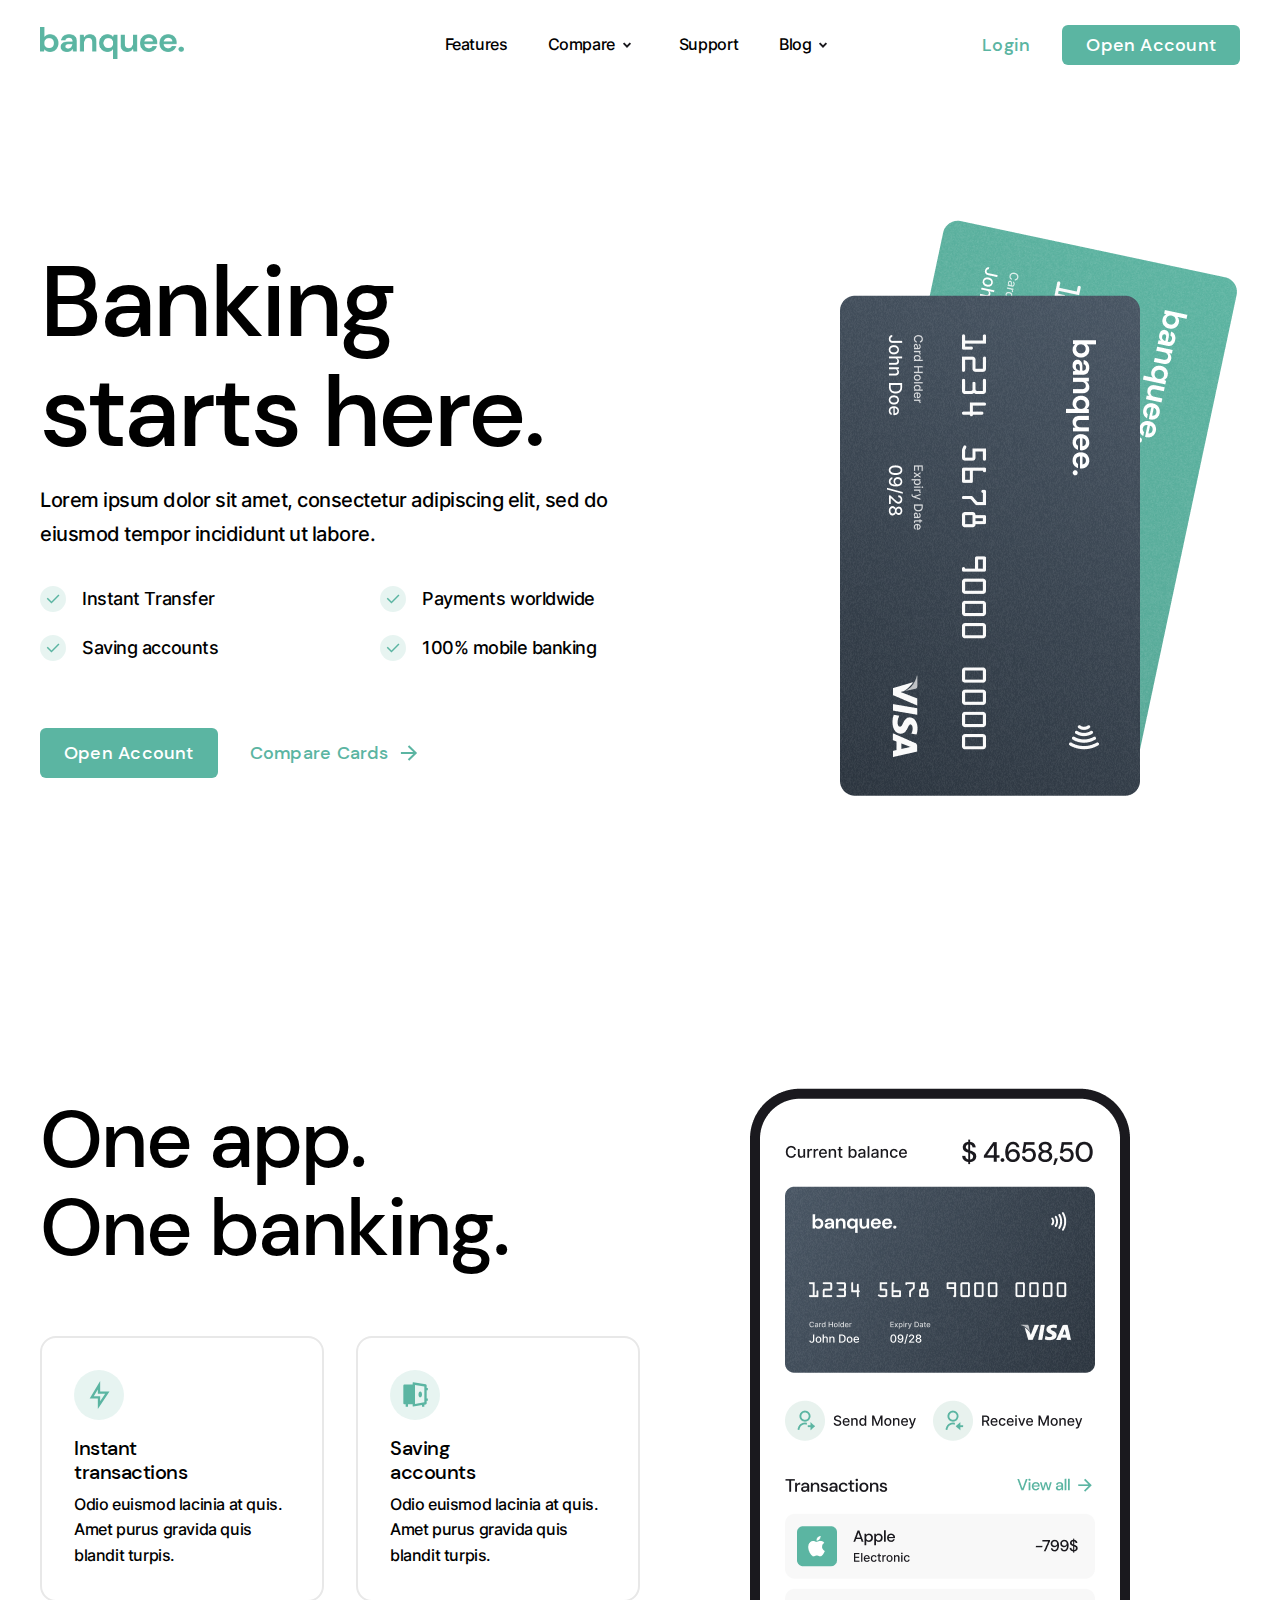
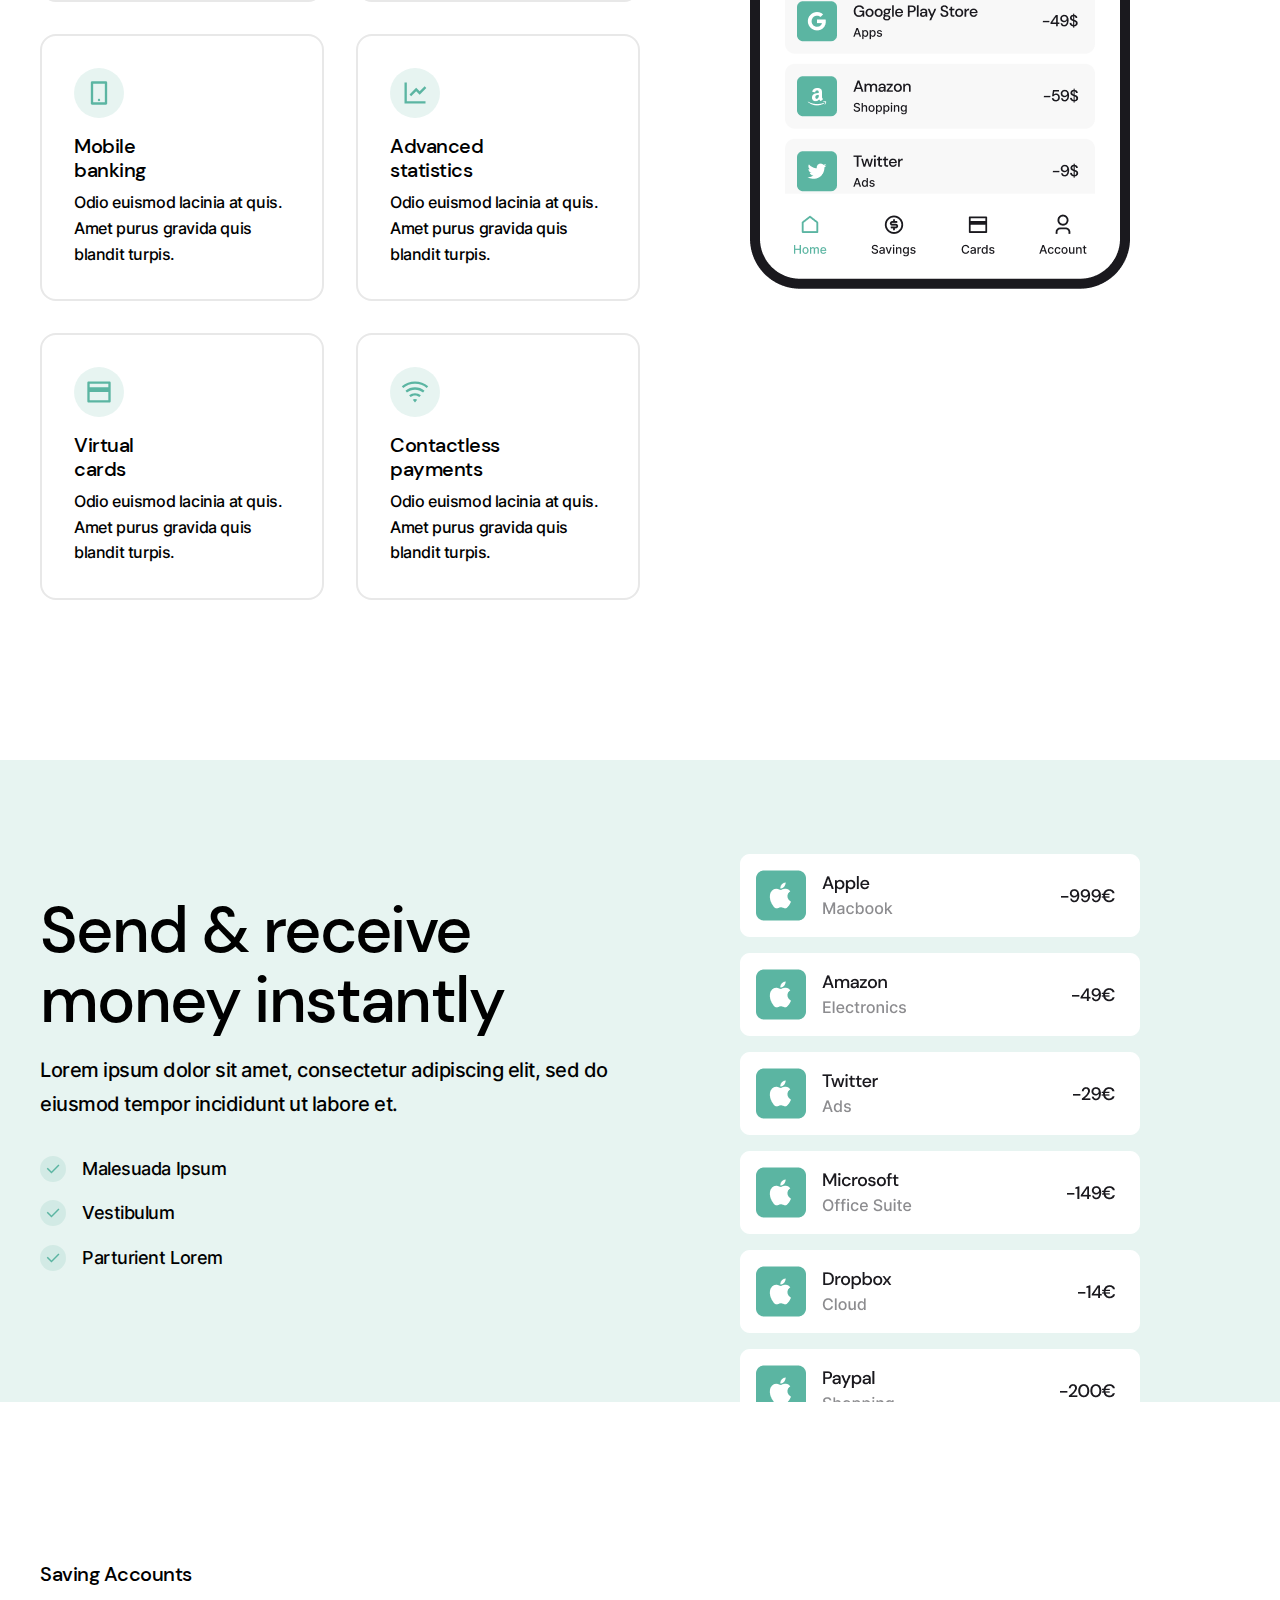
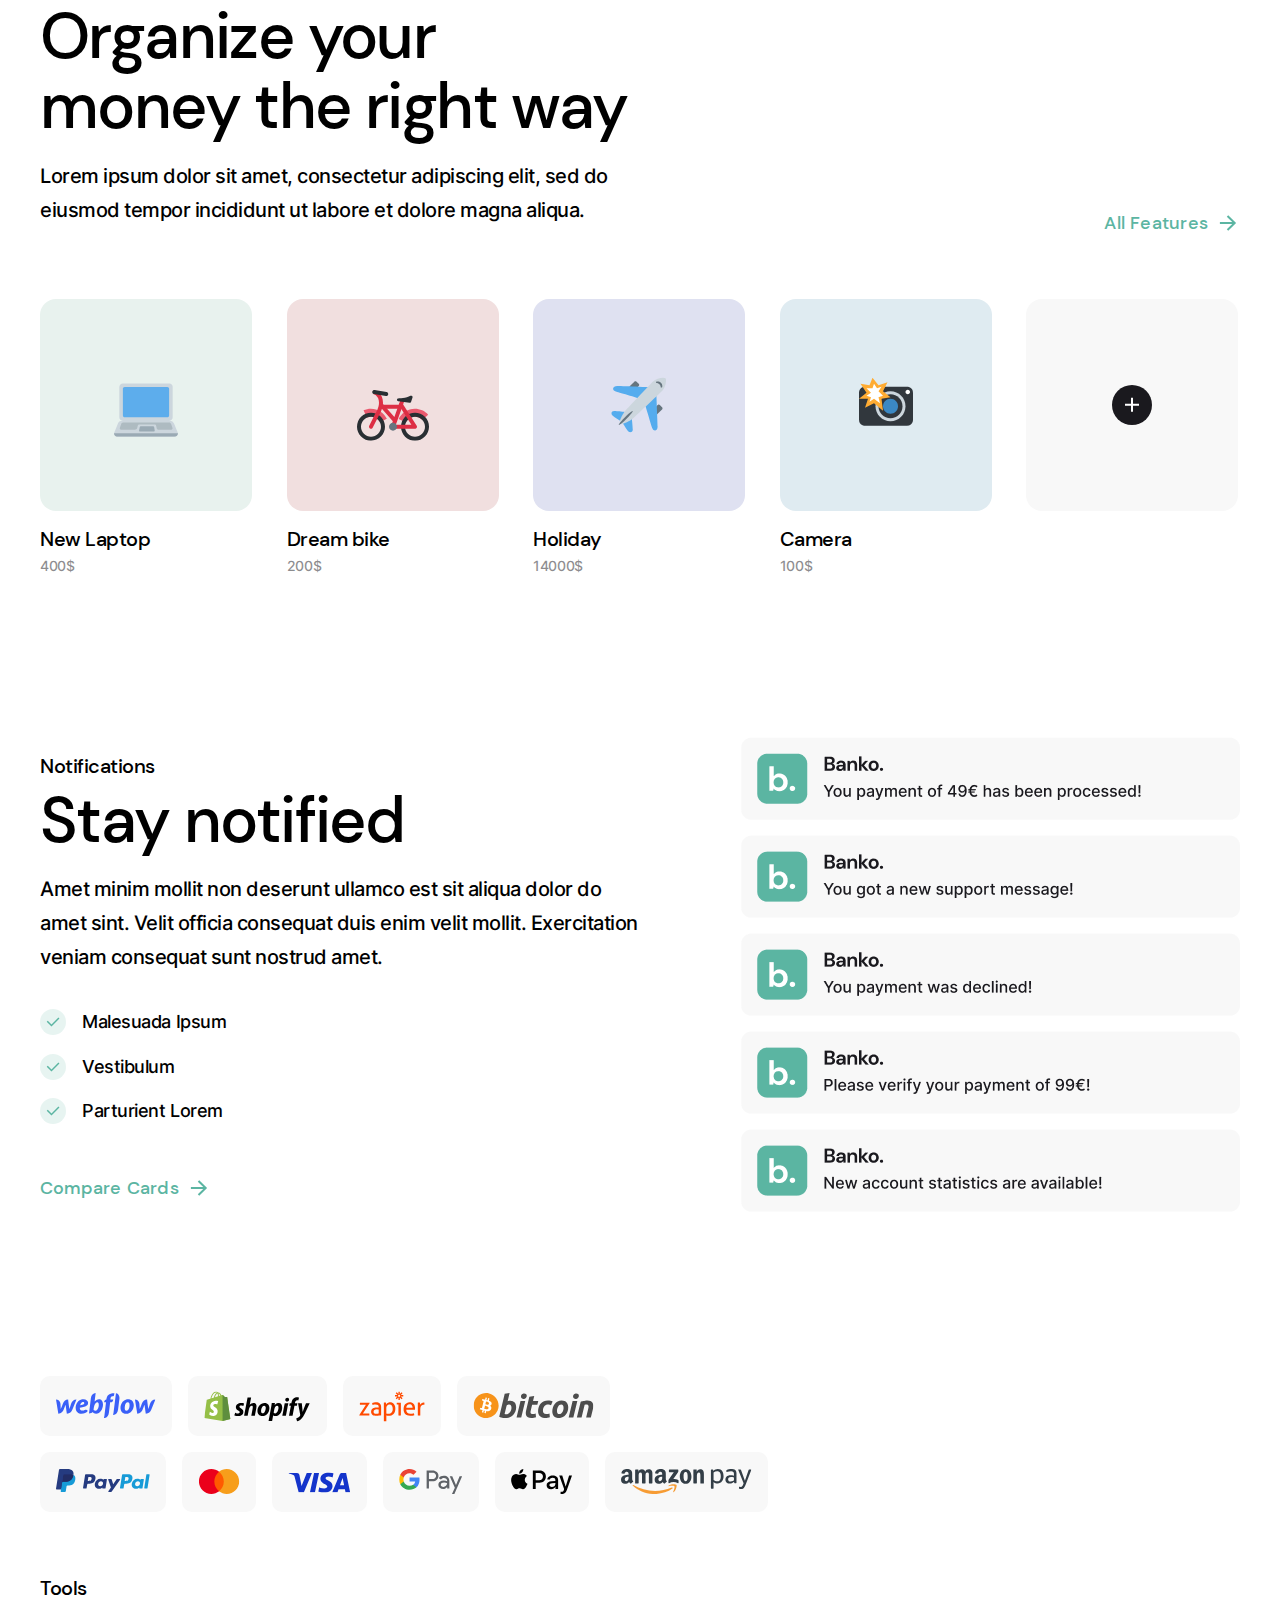
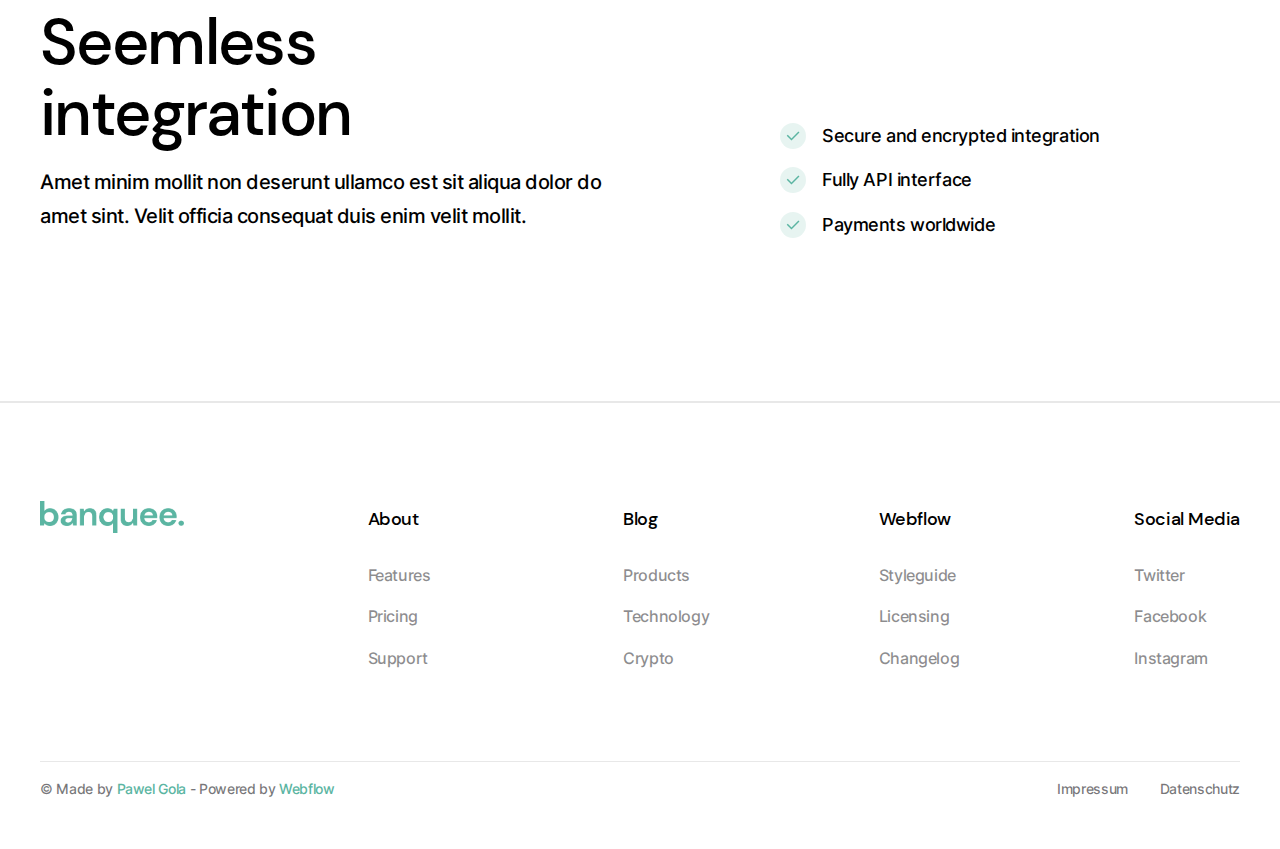
<file: index.html>
<!DOCTYPE html>
<html lang="en">
<head>
    <meta charset="UTF-8">
    <meta http-equiv="X-UA-Compatible" content="IE=edge">
    <meta name="viewport" content="width=device-width, initial-scale=1.0">
    <title>Banquee</title>
    <link rel="apple-touch-icon" sizes="180x180" href="./assets/favicon/apple-touch-icon.png">
    <link rel="icon" type="image/png" sizes="32x32" href="./assets/favicon/favicon-32x32.png">
    <link rel="icon" type="image/png" sizes="16x16" href="./assets/favicon/favicon-32x32.png">
    <!-- <link rel="manifest" href="/site.webmanifest"> -->
    <link rel="stylesheet" href="./assets/css/home.css">
    
</head>
<body>
    <!-- header start -->
    <header>
        <div class="container grid-wrap">
            <a href="/"><img class="logo" src="./assets/img/banquee..png" alt=""></a>
            <nav class="navbar flex-wrap">
                <button class="nav-item flex-wrap">
                    <p class="body3">Features</p>
                </button>
                <div class="dropdown" data-dropdown>
                    <button class="nav-item flex-wrap" data-dropdown-btn>
                        <p class="body3">Compare</p>
                        <svg width="24" height="24" viewBox="0 0 25 25" fill="none" xmlns="http://www.w3.org/2000/svg">
                            <path d="M12.5 15.5L8.25696 11.257L9.67196 9.84302L12.5 12.672L15.328 9.84302L16.743 11.257L12.5 15.5Z" fill="#1A191E"/>
                        </svg>
                    </button>
                    <div class="dropdown-content">
                        <ul class="list grid-wrap">
                            <li class="body3">Item 01</li>
                            <li class="body3">Item 02</li>
                            <li class="body3">Item 03</li>
                        </ul>
                    </div>
                </div>
                <button class="nav-item flex-wrap">
                    <p class="body3">Support</p>
                </button>
                <div class="dropdown" data-dropdown>
                    <button class="nav-item flex-wrap" data-dropdown-btn>
                        <p class="body3">Blog</p>
                        <svg width="24" height="24" viewBox="0 0 25 25" fill="none" xmlns="http://www.w3.org/2000/svg">
                            <path d="M12.5 15.5L8.25696 11.257L9.67196 9.84302L12.5 12.672L15.328 9.84302L16.743 11.257L12.5 15.5Z" fill="#1A191E"/>
                        </svg>
                    </button>
                    <div class="dropdown-content">
                        <ul class="list grid-wrap">
                            <li class="body3">Item 01</li>
                            <li class="body3">Item 02</li>
                            <li class="body3">Item 03</li>
                        </ul>
                    </div>
                </div>
            </nav>
            <div class="button-wrap flex-wrap">
                <button class="text-button">Login</button>
                <button class="contained-button">Open Account</button>
            </div>

            <div class="responsive" data-navbar>
                <button class="text-button menu-button " data-navbar-btn>
                    <svg width="24" height="24" viewBox="0 0 24 24" fill="none" xmlns="http://www.w3.org/2000/svg">
                        <path d="M21 18H12V16H21V18ZM21 13H3V11H21V13ZM21 8H3V6H21V8Z" fill="#5BB5A2"/>
                    </svg>
                </button>
                <nav class="responsive-navbar">
                    <button class="text-button close-btn menu-button " data-close-btn>
                        <svg width="24" height="24" viewBox="0 0 24 24" fill="none" xmlns="http://www.w3.org/2000/svg">
                            <path d="M20 20L4 4M20 4L4 20" stroke="#5BB5A2" stroke-width="2" stroke-linecap="round"/>
                        </svg>
                    </button>
                    <button class="nav-item flex-wrap">
                        <p class="body3">Features</p>
                    </button>
                    <div class="collapsible-wrap">
                        <button class="nav-item flex-wrap" data-collapsible-btn>
                            <p class="body3">Compare</p>
                            <svg width="24" height="24" viewBox="0 0 25 25" fill="none" xmlns="http://www.w3.org/2000/svg">
                                <path d="M12.5 15.5L8.25696 11.257L9.67196 9.84302L12.5 12.672L15.328 9.84302L16.743 11.257L12.5 15.5Z" fill="#1A191E"/>
                            </svg>
                        </button>
                        <div class="collapsible-content">
                            <ul class="list">
                                <li class="body3">Item 01</li>
                                <li class="body3">Item 02</li>
                                <li class="body3">Item 03</li>
                            </ul>
                        </div>
                    </div>
                    <button class="nav-item flex-wrap">
                        <p class="body3">Support</p>
                    </button>
                    <div class="collapsible-wrap">
                        <button class="nav-item flex-wrap" data-collapsible-btn>
                            <p class="body3">Blog</p>
                            <svg width="24" height="24" viewBox="0 0 25 25" fill="none" xmlns="http://www.w3.org/2000/svg">
                                <path d="M12.5 15.5L8.25696 11.257L9.67196 9.84302L12.5 12.672L15.328 9.84302L16.743 11.257L12.5 15.5Z" fill="#1A191E"/>
                            </svg>
                        </button>
                        <div class="collapsible-content">
                            <ul class="list">
                                <li class="body3">Item 01</li>
                                <li class="body3">Item 02</li>
                                <li class="body3">Item 03</li>
                            </ul>
                        </div>
                    </div>
                    <button class="text-button">Login</button>
                    <button class="contained-button">Open Account</button>
                </nav>
            </div>
        </div>
    </header>
    <!-- header end -->

    <main>
        <div class="content">
            <!-- banner start -->
            <section class="banner container grid-col-2">
                <div class="text-part">
                    <p class="title-text headline1">Banking<br>starts here.</p>
                    <p class="desc-text body1">Lorem ipsum dolor sit amet, consectetur adipiscing elit, sed do eiusmod tempor incididunt ut labore.</p>
                    
                    <ul class="list grid-col-2">
                        <li class="list-item body2">Instant Transfer</li>
                        <li class="list-item body2">Payments worldwide</li>
                        <li class="list-item body2">Saving accounts</li>
                        <li class="list-item body2">100% mobile banking</li>
                    </ul>

                    <div class="button-wrap flex-wrap">
                        <button class="contained-button">Open Account</button>
                        <button class="text-button">
                            Compare Cards
                            <svg width="24" height="24" viewBox="0 0 24 24" fill="none" xmlns="http://www.w3.org/2000/svg">
                                <path d="M16.2283 11.0081L10.7918 5.68752L12.225 4.28498L20.1081 12L12.225 19.715L10.7918 18.3124L16.2283 12.9919H3.89185V11.0081H16.2283Z" fill="#5BB5A2"/>
                            </svg>
                        </button>
                    </div>
                </div>
                <div class="img-part">
                    <img src="./assets/img/cards.png" alt="">
                </div>
            </section>
            <!-- banner end -->
            
            <!-- feature start -->
            <section class="features container grid-col-2">
                <div class="text-part">
                    <p class="title-text headline1">One app.<br>One banking.</p>
                    <div class="grid-col-2">
                        <div class="card">
                            <div class="icon">
                                <svg width="24" height="24" viewBox="0 0 24 24" fill="none" xmlns="http://www.w3.org/2000/svg">
                                    <path d="M13 9H21L11 24V15H4L13 0V9ZM11 11V7.22L7.532 13H13V17.394L17.263 11H11Z" fill="#5BB5A2"/>
                                </svg>
                            </div>
                            <p class="title-text headline2">Instant<br>transactions</p>
                            <p class="body3">Odio euismod lacinia at quis. Amet purus gravida quis blandit turpis.</p>
                        </div>
                        <div class="card">
                            <div class="icon">
                                <svg width="24" height="24" viewBox="0 0 24 24" fill="none" xmlns="http://www.w3.org/2000/svg">
                                    <path d="M10 20H6V22H4V20H3C2.73478 20 2.48043 19.8946 2.29289 19.7071C2.10536 19.5196 2 19.2652 2 19V3.99998C2 3.73476 2.10536 3.48041 2.29289 3.29287C2.48043 3.10534 2.73478 2.99998 3 2.99998H10V1.58998C10 1.5174 10.0159 1.4457 10.0464 1.37985C10.0769 1.31401 10.1214 1.2556 10.1768 1.20869C10.2322 1.16178 10.2971 1.12749 10.3671 1.10819C10.4371 1.0889 10.5104 1.08508 10.582 1.09698L21.164 2.86098C21.3975 2.8998 21.6097 3.02019 21.7627 3.20074C21.9158 3.38128 21.9999 3.61027 22 3.84698V5.99998H23V7.99998H22V15H23V17H22V19.153C21.9999 19.3897 21.9158 19.6187 21.7627 19.7992C21.6097 19.9798 21.3975 20.1002 21.164 20.139L20 20.333V22H18V20.667L10.582 21.903C10.5104 21.9149 10.4371 21.9111 10.3671 21.8918C10.2971 21.8725 10.2322 21.8382 10.1768 21.7913C10.1214 21.7444 10.0769 21.6859 10.0464 21.6201C10.0159 21.5543 10 21.4826 10 21.41V20ZM12 19.64L20 18.306V4.69398L12 3.36098V19.639V19.64ZM16.5 14C15.672 14 15 12.88 15 11.5C15 10.12 15.672 8.99998 16.5 8.99998C17.328 8.99998 18 10.12 18 11.5C18 12.88 17.328 14 16.5 14Z" fill="#5BB5A2"/>
                                </svg>
                            </div>
                            <p class="title-text headline2">Saving<br>accounts</p>
                            <p class="body3">Odio euismod lacinia at quis. Amet purus gravida quis blandit turpis.</p>
                        </div>
                        <div class="card">
                            <div class="icon">
                                <svg width="24" height="24" viewBox="0 0 24 24" fill="none" xmlns="http://www.w3.org/2000/svg">
                                    <path d="M7 4V20H17V4H7ZM6 2H18C18.2652 2 18.5196 2.10536 18.7071 2.29289C18.8946 2.48043 19 2.73478 19 3V21C19 21.2652 18.8946 21.5196 18.7071 21.7071C18.5196 21.8946 18.2652 22 18 22H6C5.73478 22 5.48043 21.8946 5.29289 21.7071C5.10536 21.5196 5 21.2652 5 21V3C5 2.73478 5.10536 2.48043 5.29289 2.29289C5.48043 2.10536 5.73478 2 6 2ZM12 17C12.2652 17 12.5196 17.1054 12.7071 17.2929C12.8946 17.4804 13 17.7348 13 18C13 18.2652 12.8946 18.5196 12.7071 18.7071C12.5196 18.8946 12.2652 19 12 19C11.7348 19 11.4804 18.8946 11.2929 18.7071C11.1054 18.5196 11 18.2652 11 18C11 17.7348 11.1054 17.4804 11.2929 17.2929C11.4804 17.1054 11.7348 17 12 17V17Z" fill="#5BB5A2"/>
                                </svg>
                            </div>
                            <p class="title-text headline2">Mobile<br>banking</p>
                            <p class="body3">Odio euismod lacinia at quis. Amet purus gravida quis blandit turpis.</p>
                        </div>
                        <div class="card">
                            <div class="icon">
                                <svg width="24" height="24" viewBox="0 0 24 24" fill="none" xmlns="http://www.w3.org/2000/svg">
                                    <path d="M5 3V19H21V21H3V3H5ZM20.293 6.293L21.707 7.707L16 13.414L13 10.415L8.707 14.707L7.293 13.293L13 7.586L16 10.585L20.293 6.293V6.293Z" fill="#5BB5A2"/>
                                </svg>
                            </div>
                            <p class="title-text headline2">Advanced<br>statistics</p>
                            <p class="body3">Odio euismod lacinia at quis. Amet purus gravida quis blandit turpis.</p>
                        </div>
                        <div class="card">
                            <div class="icon">
                                <svg width="24" height="24" viewBox="0 0 24 24" fill="none" xmlns="http://www.w3.org/2000/svg">
                                    <path d="M3 3H21C21.2652 3 21.5196 3.10536 21.7071 3.29289C21.8946 3.48043 22 3.73478 22 4V20C22 20.2652 21.8946 20.5196 21.7071 20.7071C21.5196 20.8946 21.2652 21 21 21H3C2.73478 21 2.48043 20.8946 2.29289 20.7071C2.10536 20.5196 2 20.2652 2 20V4C2 3.73478 2.10536 3.48043 2.29289 3.29289C2.48043 3.10536 2.73478 3 3 3V3ZM20 12H4V19H20V12ZM20 8V5H4V8H20Z" fill="#5BB5A2"/>
                                </svg>
                            </div>
                            <p class="title-text headline2">Virtual<br>cards</p>
                            <p class="body3">Odio euismod lacinia at quis. Amet purus gravida quis blandit turpis.</p>
                        </div>
                        <div class="card">
                            <div class="icon">
                                <svg width="24" height="24" viewBox="0 0 24 24" fill="none" xmlns="http://www.w3.org/2000/svg">
                                    <path d="M0.689941 6.99702C3.88903 4.40534 7.88279 2.99393 11.9999 3.00002C16.2849 3.00002 20.2199 4.49702 23.3099 6.99702L22.0539 8.55302C19.2102 6.24909 15.6599 4.99446 11.9999 5.00002C8.19094 5.00002 4.69394 6.33002 1.94594 8.55302L0.689941 6.99702ZM3.83094 10.887C6.14154 9.01502 9.02618 7.99556 11.9999 8.00002C14.9735 7.9956 17.858 9.01467 20.1689 10.886L18.9119 12.442C16.9568 10.8584 14.516 9.99603 11.9999 10C9.38194 10 6.97694 10.915 5.08794 12.442L3.83094 10.886V10.887ZM6.97294 14.777C8.39479 13.6249 10.1699 12.9974 11.9999 13C13.9039 13 15.6529 13.665 17.0269 14.776L15.7699 16.332C14.7035 15.4682 13.3723 14.9979 11.9999 15C10.5719 15 9.25994 15.499 8.22994 16.332L6.97294 14.776V14.777ZM10.1149 18.667C10.648 18.2347 11.3136 17.9992 11.9999 18C12.7139 18 13.3699 18.25 13.8849 18.666L11.9999 21L10.1149 18.666V18.667Z" fill="#5BB5A2"/>
                                </svg>
                            </div>
                            <p class="title-text headline2">Contactless<br>payments</p>
                            <p class="body3">Odio euismod lacinia at quis. Amet purus gravida quis blandit turpis.</p>
                        </div>
                    </div>
                </div>
                <div class="img-part">
                    <img src="./assets/img/app.png" alt="">
                </div>
            </section>
            <!-- feature end -->

            <!-- transactions start -->
            <section class="transactions">
                <div class="container grid-col-2">
                    <div class="text-part">
                        <p class="title-text headline1">
                            Send & receive money instantly
                        </p>
                        <p class="desc-text body1">
                            Lorem ipsum dolor sit amet, consectetur adipiscing elit, sed do eiusmod tempor incididunt ut labore et.
                        </p>
                        <ul class="list grid-wrap">
                            <li class="list-item body2">Malesuada Ipsum</li>
                            <li class="list-item body2">Vestibulum</li>
                            <li class="list-item body2">Parturient Lorem</li>
                        </ul>
                    </div>
                    <div class="img-part">
                        <img src="./assets/img/transactions.png" alt="">
                        <!-- <div class="grid-wrap">
                            <div class="transaction flex-wrap">
                                <div class="icon">
                                    <svg width="28" height="29" viewBox="0 0 28 29" fill="none" xmlns="http://www.w3.org/2000/svg">
                                        <path d="M13.5613 8.92567C12.5393 8.92567 10.9573 7.76367 9.29128 7.80567C7.09328 7.83367 5.07728 9.07967 3.94328 11.0537C1.66128 15.0157 3.35528 20.8677 5.58128 24.0877C6.67328 25.6557 7.96128 27.4197 9.66928 27.3637C11.3073 27.2937 11.9233 26.2997 13.9113 26.2997C15.8853 26.2997 16.4453 27.3637 18.1813 27.3217C19.9453 27.2937 21.0653 25.7257 22.1433 24.1437C23.3893 22.3237 23.9073 20.5597 23.9353 20.4617C23.8933 20.4477 20.5053 19.1457 20.4633 15.2257C20.4353 11.9497 23.1373 10.3817 23.2633 10.3117C21.7233 8.05767 19.3573 7.80567 18.5313 7.74967C16.3753 7.58167 14.5693 8.92567 13.5613 8.92567ZM17.2013 5.62167C18.1113 4.52967 18.7133 3.00367 18.5453 1.49167C17.2433 1.54767 15.6753 2.35967 14.7373 3.45167C13.8973 4.41767 13.1693 5.97167 13.3653 7.45567C14.8073 7.56767 16.2913 6.71367 17.2013 5.62167Z" fill="#5bb5a2"/>
                                    </svg>
                                </div>
                                div.
                            </div>
                        </div> -->
                    </div>
                </div>
            </section>
            <!-- transactions end -->

            <!-- savings start -->
            <section class="savings container">
                <div class="grid-col-2">
                    <div class="text-part">
                        <p class="headline2">Saving Accounts</p>
                        <p class="title-text headline1">Organize your money the right way</p>
                        <p class="desc-text body1">Lorem ipsum dolor sit amet, consectetur adipiscing elit, sed do eiusmod tempor incididunt ut labore et dolore magna aliqua.</p>
                    </div>
                    <div class="button-part">
                        <button class="text-button">
                            All Features
                            <svg width="24" height="24" viewBox="0 0 24 24" fill="none" xmlns="http://www.w3.org/2000/svg">
                                <path d="M16.2283 11.0081L10.7918 5.68752L12.225 4.28498L20.1081 12L12.225 19.715L10.7918 18.3124L16.2283 12.9919H3.89185V11.0081H16.2283Z" fill="#5BB5A2"/>
                            </svg>
                        </button>
                    </div>
                </div>
                <div class="products grid-wrap">
                    <div class="product">
                        <div class="product_img">
                            <img src="./assets/icon/laptop.svg" alt="">
                        </div>
                        <p class="product_title headline2">New Laptop</p>
                        <p class="body3 price">400$</p>
                    </div>
                    <div class="product">
                        <div class="product_img">
                            <img src="./assets/icon/bicycle.svg" alt="">
                        </div>
                        <p class="product_title headline2">Dream bike</p>
                        <p class="body3 price">200$</p>
                    </div>
                    <div class="product">
                        <div class="product_img">
                            <img src="./assets/icon/airplane.svg" alt="">
                        </div>
                        <p class="product_title headline2">Holiday</p>
                        <p class="body3 price">14000$</p>
                    </div>
                    <div class="product">
                        <div class="product_img">
                            <img src="./assets/icon/camera-with-flash.svg" alt="">
                        </div>
                        <p class="product_title headline2">Camera</p>
                        <p class="body3 price">100$</p>
                    </div>
                    <div class="add-field">
                        <button class="add">
                            <svg width="24" height="25" viewBox="0 0 24 25" fill="none" xmlns="http://www.w3.org/2000/svg">
                                <path d="M11 11.7236V5.72363H13V11.7236H19V13.7236H13V19.7236H11V13.7236H5V11.7236H11Z" fill="#5bb5a2"/>
                            </svg>
                        </button>
                    </div>
                </div>
                
            </section>
            <!-- savings end -->

            <!-- notifactions start -->
            <section class="notifactions container grid-col-2">
                <div class="text-part">
                    <p class="headline2">Notifications</p>
                    <p class="title-text headline1">
                        Stay notified
                    </p>
                    <p class="desc-text body1">
                        Amet minim mollit non deserunt ullamco est sit aliqua dolor do amet sint. Velit officia consequat duis enim velit mollit. Exercitation veniam consequat sunt nostrud amet.
                    </p>
                    <ul class="list grid-wrap">
                        <li class="list-item body2">Malesuada Ipsum</li>
                        <li class="list-item body2">Vestibulum</li>
                        <li class="list-item body2">Parturient Lorem</li>
                    </ul>
                    <button class="text-button">
                        Compare Cards
                        <svg width="24" height="24" viewBox="0 0 24 24" fill="none" xmlns="http://www.w3.org/2000/svg">
                            <path d="M16.2283 11.0081L10.7918 5.68752L12.225 4.28498L20.1081 12L12.225 19.715L10.7918 18.3124L16.2283 12.9919H3.89185V11.0081H16.2283Z" fill="#5BB5A2"/>
                        </svg>
                    </button>
                </div>
                <div class="img-part">
                    <img src="./assets/img/notifications.png" alt="">
                </div>
            </section>
            <!-- notifactions end -->

            <!-- tools start -->
            <section class="tools container">
                <div class="companies flex-wrap">
                    <div class="company">
                        <img src="./assets/icon/Webflow_logo.svg" alt="">
                    </div>
                    <div class="company">
                        <img src="./assets/icon/Shopify_logo.svg" alt="">
                    </div>
                    <div class="company">
                        <img src="./assets/icon/Zapier_logo.svg" alt="">
                    </div>
                    <div class="company">
                        <img src="./assets/icon/bitcoin.svg" alt="">
                    </div>
                </div>

                <div class="companies flex-wrap">
                    <div class="company">
                        <img src="./assets/icon/PayPal.svg" alt="">
                    </div>
                    <div class="company">
                        <img src="./assets/icon/Mastercard-logo.svg" alt="">
                    </div>
                    <div class="company">
                        <img src="./assets/icon/Visa_2021.svg" alt="">
                    </div>
                    <div class="company">
                        <img src="./assets/icon/Google_Pay.svg" alt="">
                    </div>
                    <div class="company">
                        <img src="./assets/icon/Apple_Pay.svg" alt="">
                    </div>
                    <div class="company">
                        <img src="./assets/icon/Amazon_Pay.svg" alt="">
                    </div>
                </div>
                <div class="grid-col-2">
                    <div class="text-part">
                        <p class="headline2">Tools</p>
                    <p class="title-text headline1">
                        Seemless integration
                    </p>
                    <p class="desc-text body1">
                        Amet minim mollit non deserunt ullamco est sit aliqua dolor do amet sint. Velit officia consequat duis enim velit mollit.
                    </p>
                    
                    </div>
                    <div class="list-part">
                        <ul class="list grid-wrap">
                            <li class="list-item body2">Secure and encrypted integration</li>
                            <li class="list-item body2">Fully API interface</li>
                            <li class="list-item body2">Payments worldwide</li>
                        </ul>
                    </div>
                </div>
            </section>
            <!-- tools end -->

            
        </div>

        <!-- footer start -->
        <footer>
            <div class="container">
                <div class="upper-part">
                    <div class="flex-wrap">
                        <img class="logo" src="./assets/img/banquee..png" alt="">
                        <div class="grid-wrap">
                            <div class="list about">
                                <p class="headline2 title">About</p>
                                <p class="body3">Features</p>
                                <p class="body3">Pricing</p>
                                <p class="body3">Support</p>
                            </div>
                            <div class="list blog">
                                <p class="headline2 title">Blog</p>
                                <p class="body3">Products</p>
                                <p class="body3">Technology</p>
                                <p class="body3">Crypto</p>
                            </div>
                            <div class="list webflow">
                                <p class="headline2 title">Webflow</p>
                                <p class="body3">Styleguide</p>
                                <p class="body3">Licensing</p>
                                <p class="body3">Changelog</p>
                            </div>
                            <div class="list social">
                                <p class="headline2 title">Social Media</p>
                                <p class="body3">Twitter</p>
                                <p class="body3">Facebook</p>
                                <p class="body3">Instagram</p>
                            </div>
                        </div>
                    </div>
                </div>
                <div class="divider"></div>
                <div class="lower-part">
                    <div class="flex-wrap">
                        <p class="body3">©  Made by <span>Pawel Gola</span> - Powered by <span>Webflow</span></p>
                        <div class="inner flex-wrap">
                            <p class="body3">Impressum</p>
                            <p class="body3">Datenschutz</p>
                        </div>
                    </div>
                    
                </div>
            </div>
        </footer>
        <!-- footer end -->
    </main>
    
    <!-- addig javascript -->
    <script src="./assets/js/main.js"></script>
</body>
</html>
</file>
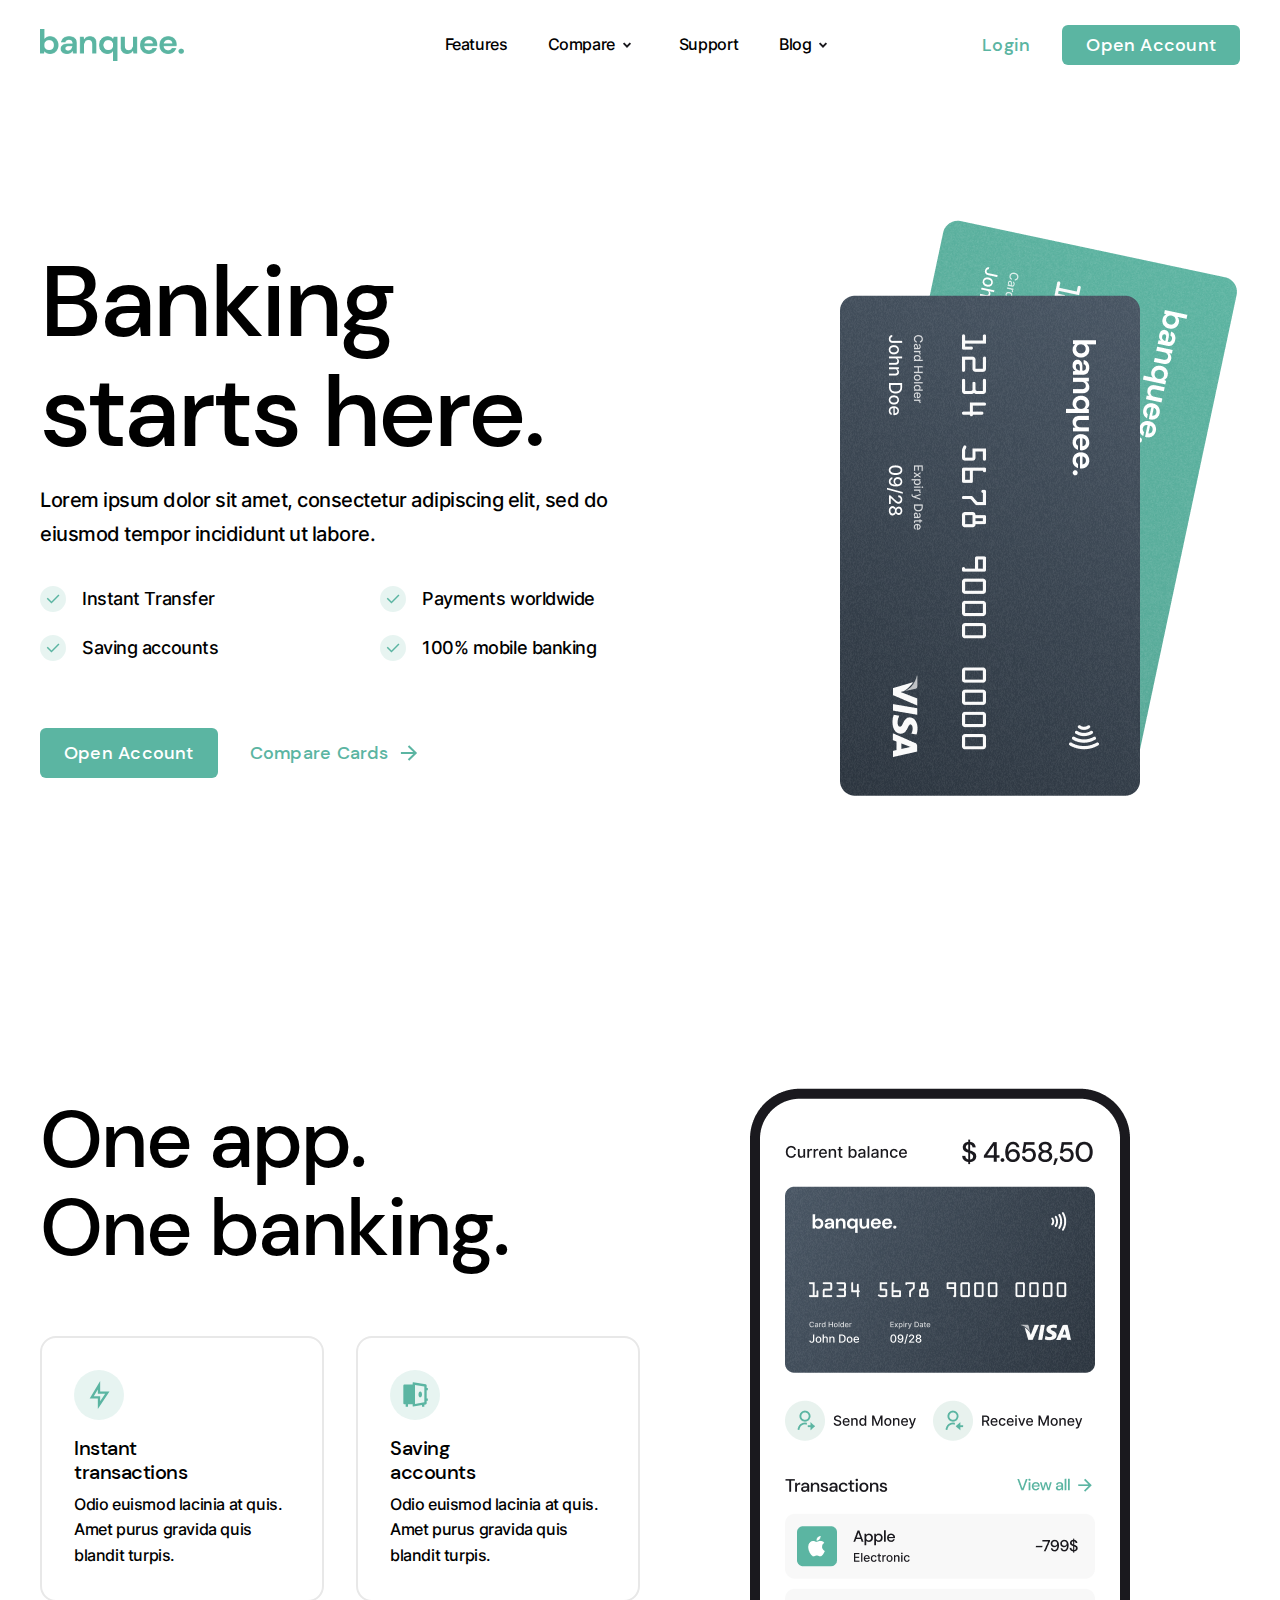
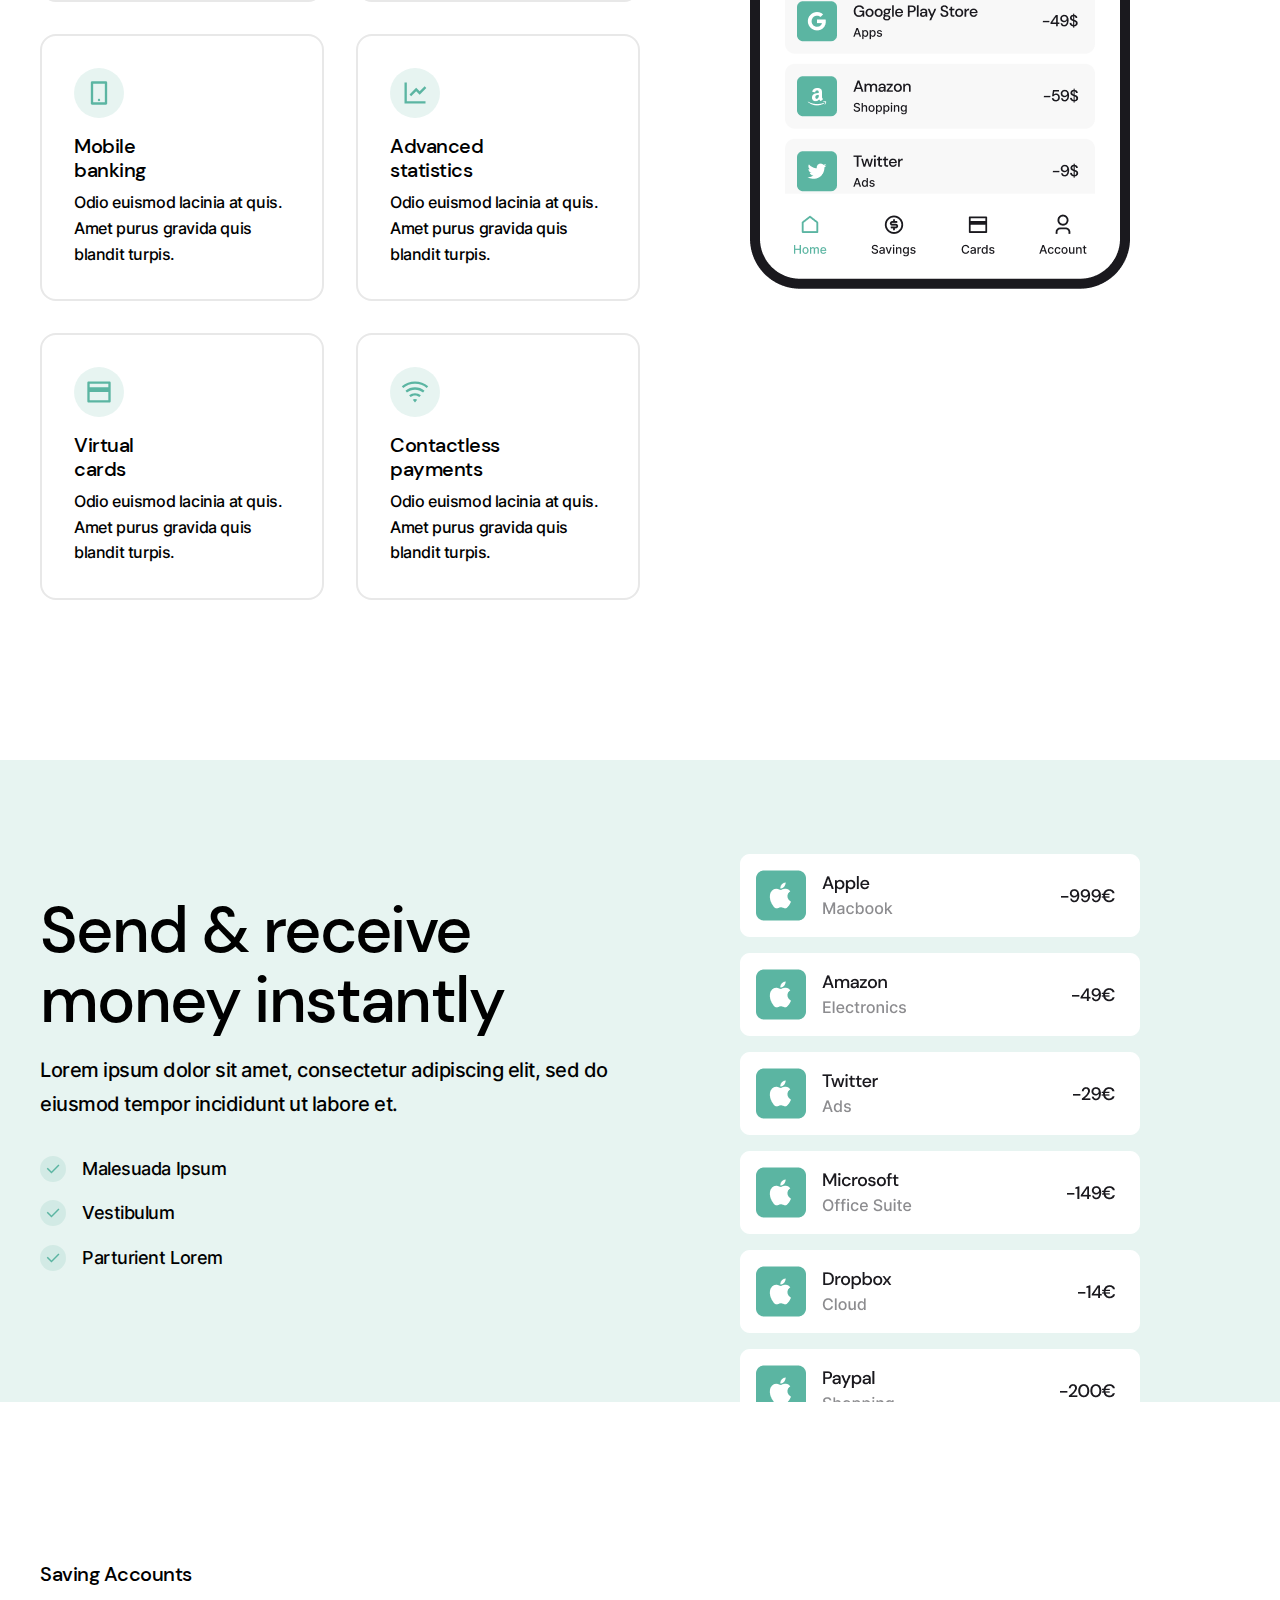
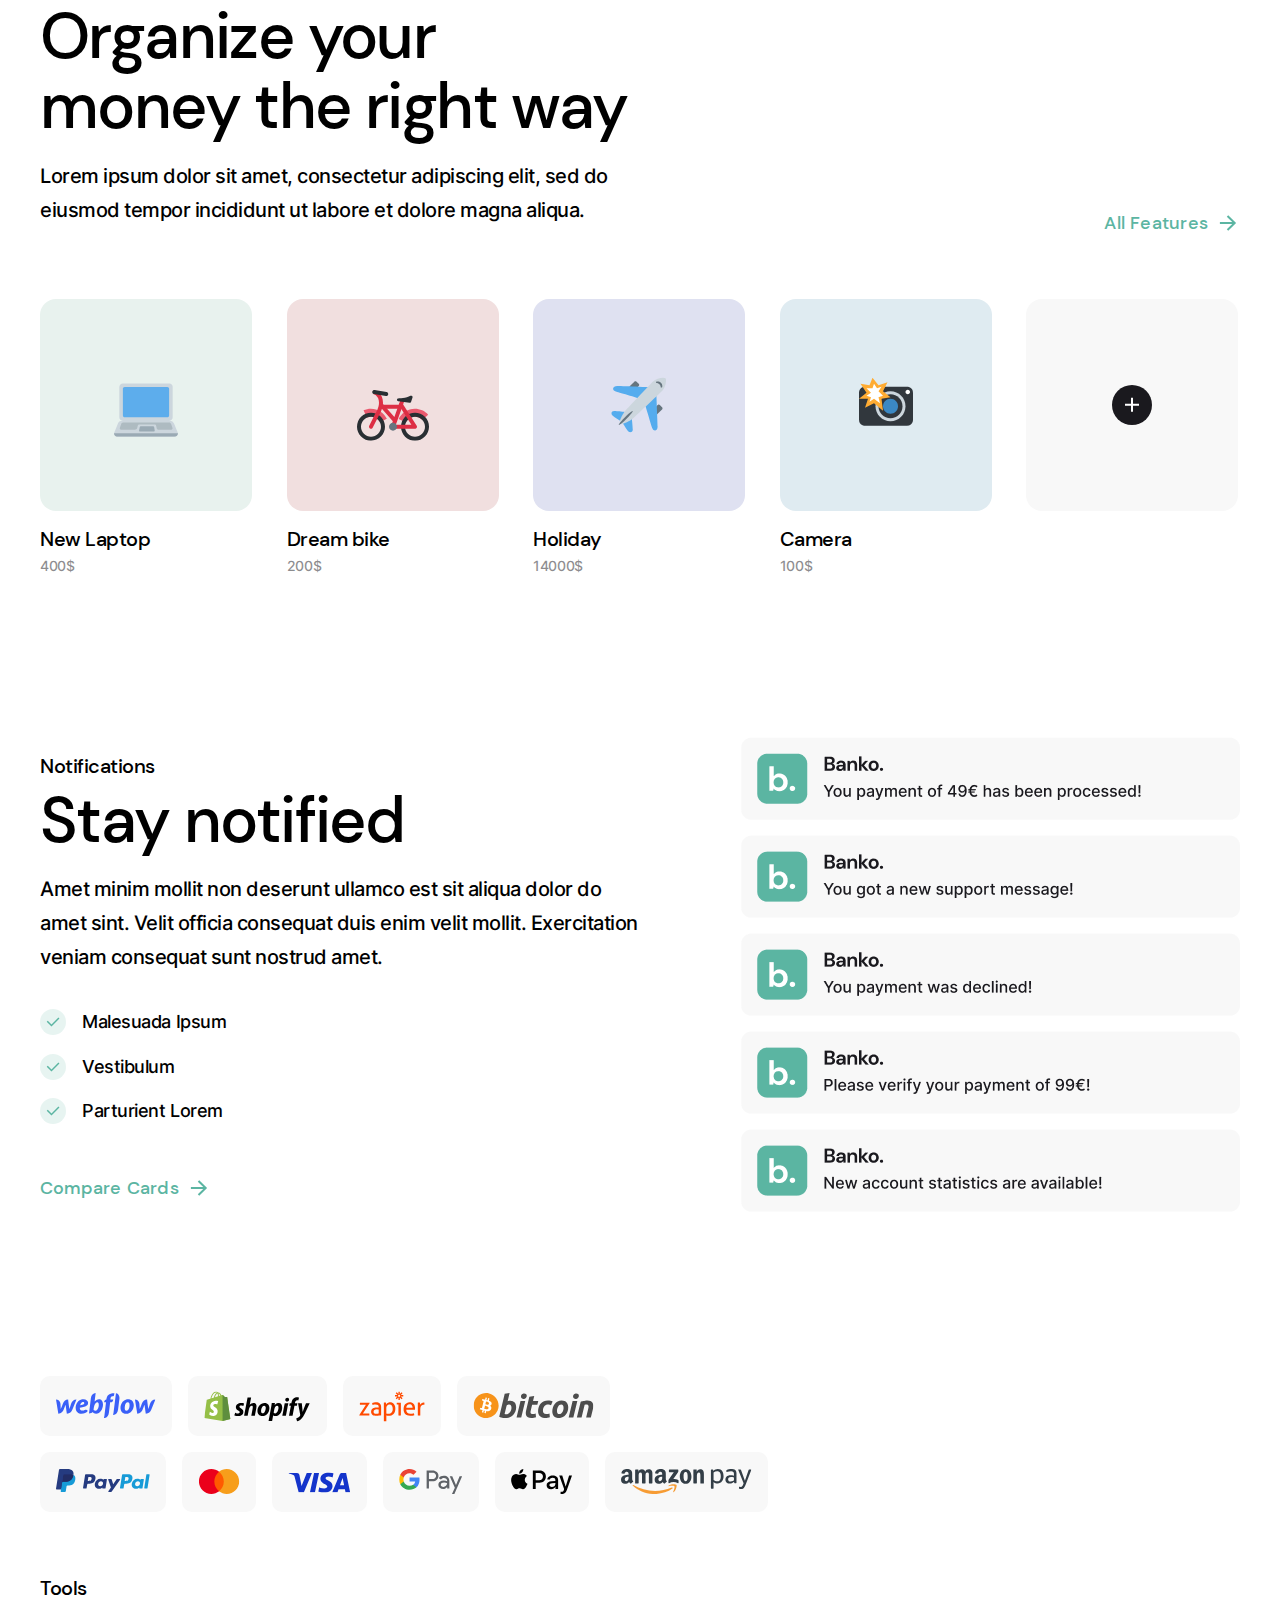
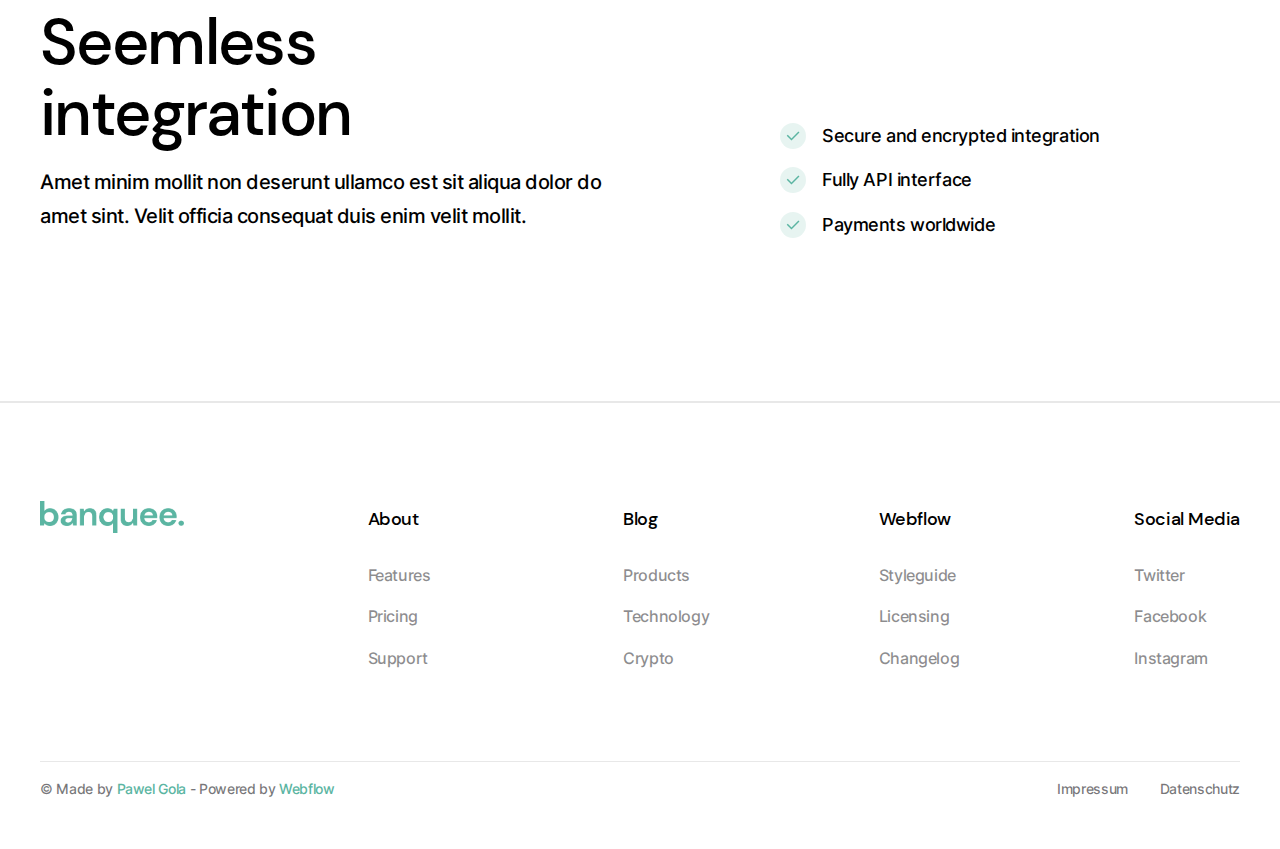
<file: homepage.html>
<!DOCTYPE html>
<html lang="en">
<head>
    <meta charset="UTF-8">
    <meta http-equiv="X-UA-Compatible" content="IE=edge">
    <meta name="viewport" content="width=device-width, initial-scale=1.0">
    <title>Banquee</title>
    <link rel="apple-touch-icon" sizes="180x180" href="./assets/favicon/apple-touch-icon.png">
    <link rel="icon" type="image/png" sizes="32x32" href="./assets/favicon/favicon-32x32.png">
    <link rel="icon" type="image/png" sizes="16x16" href="./assets/favicon/favicon-32x32.png">
    <!-- <link rel="manifest" href="/site.webmanifest"> -->
    <!-- <link rel="manifest" href="/site.webmanifest"> -->
    <link rel="stylesheet" href="./assets/css/home.css">
    
</head>
<body>
    <header>
        <div class="container grid-wrap">
            <img class="logo" src="./assets/img/banquee..png" alt="">
            <nav class="navbar flex-wrap">
                <button class="nav-item flex-wrap">
                    <p class="body3">Features</p>
                </button>
                <div class="dropdown" data-dropdown>
                    <button class="nav-item flex-wrap" data-dropdown-btn>
                        <p class="body3">Compare</p>
                        <svg width="24" height="24" viewBox="0 0 25 25" fill="none" xmlns="http://www.w3.org/2000/svg">
                            <path d="M12.5 15.5L8.25696 11.257L9.67196 9.84302L12.5 12.672L15.328 9.84302L16.743 11.257L12.5 15.5Z" fill="#1A191E"/>
                        </svg>
                    </button>
                    <div class="dropdown-content">
                        <ul class="list grid-wrap">
                            <li class="body3">Item 01</li>
                            <li class="body3">Item 02</li>
                            <li class="body3">Item 03</li>
                        </ul>
                    </div>
                </div>
                <button class="nav-item flex-wrap">
                    <p class="body3">Support</p>
                </button>
                <div class="dropdown" data-dropdown>
                    <button class="nav-item flex-wrap" data-dropdown-btn>
                        <p class="body3">Blog</p>
                        <svg width="24" height="24" viewBox="0 0 25 25" fill="none" xmlns="http://www.w3.org/2000/svg">
                            <path d="M12.5 15.5L8.25696 11.257L9.67196 9.84302L12.5 12.672L15.328 9.84302L16.743 11.257L12.5 15.5Z" fill="#1A191E"/>
                        </svg>
                    </button>
                    <div class="dropdown-content">
                        <ul class="list grid-wrap">
                            <li class="body3">Item 01</li>
                            <li class="body3">Item 02</li>
                            <li class="body3">Item 03</li>
                        </ul>
                    </div>
                </div>
            </nav>
            <div class="button-wrap flex-wrap">
                <button class="text-button">Login</button>
                <button class="contained-button">Open Account</button>
            </div>
        </div>
    </header>

    <main>
        <div class="content">
            <section class="banner container grid-col-2">
                <div class="text-part">
                    <p class="title-text headline1">Banking starts here.</p>
                    <p class="desc-text body1">Lorem ipsum dolor sit amet, consectetur adipiscing elit, sed do eiusmod tempor incididunt ut labore.</p>
                    
                    <ul class="list grid-col-2">
                        <li class="list-item body2">Instant Transfer</li>
                        <li class="list-item body2">Payments worldwide</li>
                        <li class="list-item body2">Saving accounts</li>
                        <li class="list-item body2">100% mobile banking</li>
                    </ul>

                    <div class="button-wrap flex-wrap">
                        <button class="contained-button">Open Account</button>
                        <button class="text-button">
                            Compare Cards
                            <svg width="24" height="24" viewBox="0 0 24 24" fill="none" xmlns="http://www.w3.org/2000/svg">
                                <path d="M16.2283 11.0081L10.7918 5.68752L12.225 4.28498L20.1081 12L12.225 19.715L10.7918 18.3124L16.2283 12.9919H3.89185V11.0081H16.2283Z" fill="#5BB5A2"/>
                            </svg>
                        </button>
                    </div>
                </div>
                <div class="img-part">
                    <img src="./assets/img/cards.png" alt="">
                </div>
            </section>
            
            <!-- feature start -->
            <section class="features container grid-col-2">
                <div class="text-part">
                    <p class="title-text headline1">One app.<br>One banking.</p>
                    <div class="grid-col-2">
                        <div class="card">
                            <div class="icon">
                                <svg width="24" height="24" viewBox="0 0 24 24" fill="none" xmlns="http://www.w3.org/2000/svg">
                                    <path d="M13 9H21L11 24V15H4L13 0V9ZM11 11V7.22L7.532 13H13V17.394L17.263 11H11Z" fill="#5BB5A2"/>
                                </svg>
                            </div>
                            <p class="title-text headline2">Instant<br>transactions</p>
                            <p class="body3">Odio euismod lacinia at quis. Amet purus gravida quis blandit turpis.</p>
                        </div>
                        <div class="card">
                            <div class="icon">
                                <svg width="24" height="24" viewBox="0 0 24 24" fill="none" xmlns="http://www.w3.org/2000/svg">
                                    <path d="M10 20H6V22H4V20H3C2.73478 20 2.48043 19.8946 2.29289 19.7071C2.10536 19.5196 2 19.2652 2 19V3.99998C2 3.73476 2.10536 3.48041 2.29289 3.29287C2.48043 3.10534 2.73478 2.99998 3 2.99998H10V1.58998C10 1.5174 10.0159 1.4457 10.0464 1.37985C10.0769 1.31401 10.1214 1.2556 10.1768 1.20869C10.2322 1.16178 10.2971 1.12749 10.3671 1.10819C10.4371 1.0889 10.5104 1.08508 10.582 1.09698L21.164 2.86098C21.3975 2.8998 21.6097 3.02019 21.7627 3.20074C21.9158 3.38128 21.9999 3.61027 22 3.84698V5.99998H23V7.99998H22V15H23V17H22V19.153C21.9999 19.3897 21.9158 19.6187 21.7627 19.7992C21.6097 19.9798 21.3975 20.1002 21.164 20.139L20 20.333V22H18V20.667L10.582 21.903C10.5104 21.9149 10.4371 21.9111 10.3671 21.8918C10.2971 21.8725 10.2322 21.8382 10.1768 21.7913C10.1214 21.7444 10.0769 21.6859 10.0464 21.6201C10.0159 21.5543 10 21.4826 10 21.41V20ZM12 19.64L20 18.306V4.69398L12 3.36098V19.639V19.64ZM16.5 14C15.672 14 15 12.88 15 11.5C15 10.12 15.672 8.99998 16.5 8.99998C17.328 8.99998 18 10.12 18 11.5C18 12.88 17.328 14 16.5 14Z" fill="#5BB5A2"/>
                                </svg>
                            </div>
                            <p class="title-text headline2">Saving<br>accounts</p>
                            <p class="body3">Odio euismod lacinia at quis. Amet purus gravida quis blandit turpis.</p>
                        </div>
                        <div class="card">
                            <div class="icon">
                                <svg width="24" height="24" viewBox="0 0 24 24" fill="none" xmlns="http://www.w3.org/2000/svg">
                                    <path d="M7 4V20H17V4H7ZM6 2H18C18.2652 2 18.5196 2.10536 18.7071 2.29289C18.8946 2.48043 19 2.73478 19 3V21C19 21.2652 18.8946 21.5196 18.7071 21.7071C18.5196 21.8946 18.2652 22 18 22H6C5.73478 22 5.48043 21.8946 5.29289 21.7071C5.10536 21.5196 5 21.2652 5 21V3C5 2.73478 5.10536 2.48043 5.29289 2.29289C5.48043 2.10536 5.73478 2 6 2ZM12 17C12.2652 17 12.5196 17.1054 12.7071 17.2929C12.8946 17.4804 13 17.7348 13 18C13 18.2652 12.8946 18.5196 12.7071 18.7071C12.5196 18.8946 12.2652 19 12 19C11.7348 19 11.4804 18.8946 11.2929 18.7071C11.1054 18.5196 11 18.2652 11 18C11 17.7348 11.1054 17.4804 11.2929 17.2929C11.4804 17.1054 11.7348 17 12 17V17Z" fill="#5BB5A2"/>
                                </svg>
                            </div>
                            <p class="title-text headline2">Mobile<br>banking</p>
                            <p class="body3">Odio euismod lacinia at quis. Amet purus gravida quis blandit turpis.</p>
                        </div>
                        <div class="card">
                            <div class="icon">
                                <svg width="24" height="24" viewBox="0 0 24 24" fill="none" xmlns="http://www.w3.org/2000/svg">
                                    <path d="M5 3V19H21V21H3V3H5ZM20.293 6.293L21.707 7.707L16 13.414L13 10.415L8.707 14.707L7.293 13.293L13 7.586L16 10.585L20.293 6.293V6.293Z" fill="#5BB5A2"/>
                                </svg>
                            </div>
                            <p class="title-text headline2">Advanced<br>statistics</p>
                            <p class="body3">Odio euismod lacinia at quis. Amet purus gravida quis blandit turpis.</p>
                        </div>
                        <div class="card">
                            <div class="icon">
                                <svg width="24" height="24" viewBox="0 0 24 24" fill="none" xmlns="http://www.w3.org/2000/svg">
                                    <path d="M3 3H21C21.2652 3 21.5196 3.10536 21.7071 3.29289C21.8946 3.48043 22 3.73478 22 4V20C22 20.2652 21.8946 20.5196 21.7071 20.7071C21.5196 20.8946 21.2652 21 21 21H3C2.73478 21 2.48043 20.8946 2.29289 20.7071C2.10536 20.5196 2 20.2652 2 20V4C2 3.73478 2.10536 3.48043 2.29289 3.29289C2.48043 3.10536 2.73478 3 3 3V3ZM20 12H4V19H20V12ZM20 8V5H4V8H20Z" fill="#5BB5A2"/>
                                </svg>
                            </div>
                            <p class="title-text headline2">Virtual<br>cards</p>
                            <p class="body3">Odio euismod lacinia at quis. Amet purus gravida quis blandit turpis.</p>
                        </div>
                        <div class="card">
                            <div class="icon">
                                <svg width="24" height="24" viewBox="0 0 24 24" fill="none" xmlns="http://www.w3.org/2000/svg">
                                    <path d="M0.689941 6.99702C3.88903 4.40534 7.88279 2.99393 11.9999 3.00002C16.2849 3.00002 20.2199 4.49702 23.3099 6.99702L22.0539 8.55302C19.2102 6.24909 15.6599 4.99446 11.9999 5.00002C8.19094 5.00002 4.69394 6.33002 1.94594 8.55302L0.689941 6.99702ZM3.83094 10.887C6.14154 9.01502 9.02618 7.99556 11.9999 8.00002C14.9735 7.9956 17.858 9.01467 20.1689 10.886L18.9119 12.442C16.9568 10.8584 14.516 9.99603 11.9999 10C9.38194 10 6.97694 10.915 5.08794 12.442L3.83094 10.886V10.887ZM6.97294 14.777C8.39479 13.6249 10.1699 12.9974 11.9999 13C13.9039 13 15.6529 13.665 17.0269 14.776L15.7699 16.332C14.7035 15.4682 13.3723 14.9979 11.9999 15C10.5719 15 9.25994 15.499 8.22994 16.332L6.97294 14.776V14.777ZM10.1149 18.667C10.648 18.2347 11.3136 17.9992 11.9999 18C12.7139 18 13.3699 18.25 13.8849 18.666L11.9999 21L10.1149 18.666V18.667Z" fill="#5BB5A2"/>
                                </svg>
                            </div>
                            <p class="title-text headline2">Contactless<br>payments</p>
                            <p class="body3">Odio euismod lacinia at quis. Amet purus gravida quis blandit turpis.</p>
                        </div>
                    </div>
                </div>
                <div class="img-part">
                    <img src="./assets/img/app.png" alt="">
                </div>
            </section>
            <!-- feature end -->

            <!-- transactions start -->
            <section class="transactions">
                <div class="container grid-col-2">
                    <div class="text-part">
                        <p class="title-text headline1">
                            Send & receive money instantly
                        </p>
                        <p class="desc-text body1">
                            Lorem ipsum dolor sit amet, consectetur adipiscing elit, sed do eiusmod tempor incididunt ut labore et.
                        </p>
                        <ul class="list grid-wrap">
                            <li class="list-item body2">Malesuada Ipsum</li>
                            <li class="list-item body2">Vestibulum</li>
                            <li class="list-item body2">Parturient Lorem</li>
                        </ul>
                    </div>
                    <div class="img-part">
                        <img src="./assets/img/transactions.png" alt="">
                        <!-- <div class="grid-wrap">
                            <div class="transaction flex-wrap">
                                <div class="icon">
                                    <svg width="28" height="29" viewBox="0 0 28 29" fill="none" xmlns="http://www.w3.org/2000/svg">
                                        <path d="M13.5613 8.92567C12.5393 8.92567 10.9573 7.76367 9.29128 7.80567C7.09328 7.83367 5.07728 9.07967 3.94328 11.0537C1.66128 15.0157 3.35528 20.8677 5.58128 24.0877C6.67328 25.6557 7.96128 27.4197 9.66928 27.3637C11.3073 27.2937 11.9233 26.2997 13.9113 26.2997C15.8853 26.2997 16.4453 27.3637 18.1813 27.3217C19.9453 27.2937 21.0653 25.7257 22.1433 24.1437C23.3893 22.3237 23.9073 20.5597 23.9353 20.4617C23.8933 20.4477 20.5053 19.1457 20.4633 15.2257C20.4353 11.9497 23.1373 10.3817 23.2633 10.3117C21.7233 8.05767 19.3573 7.80567 18.5313 7.74967C16.3753 7.58167 14.5693 8.92567 13.5613 8.92567ZM17.2013 5.62167C18.1113 4.52967 18.7133 3.00367 18.5453 1.49167C17.2433 1.54767 15.6753 2.35967 14.7373 3.45167C13.8973 4.41767 13.1693 5.97167 13.3653 7.45567C14.8073 7.56767 16.2913 6.71367 17.2013 5.62167Z" fill="#5bb5a2"/>
                                    </svg>
                                </div>
                                div.
                            </div>
                        </div> -->
                    </div>
                </div>
            </section>
            <!-- transactions end -->

            <!-- savings start -->
            <section class="savings container">
                <div class="grid-col-2">
                    <div class="text-part">
                        <p class="headline2">Saving Accounts</p>
                        <p class="title-text headline1">Organize your money the right way</p>
                        <p class="desc-text body1">Lorem ipsum dolor sit amet, consectetur adipiscing elit, sed do eiusmod tempor incididunt ut labore et dolore magna aliqua.</p>
                    </div>
                    <div class="button-part">
                        <button class="text-button">
                            All Features
                            <svg width="24" height="24" viewBox="0 0 24 24" fill="none" xmlns="http://www.w3.org/2000/svg">
                                <path d="M16.2283 11.0081L10.7918 5.68752L12.225 4.28498L20.1081 12L12.225 19.715L10.7918 18.3124L16.2283 12.9919H3.89185V11.0081H16.2283Z" fill="#5BB5A2"/>
                            </svg>
                        </button>
                    </div>
                </div>
                <div class="products grid-wrap">
                    <div class="product">
                        <div class="product_img">
                            <img src="./assets/icon/laptop.svg" alt="">
                        </div>
                        <p class="product_title headline2">New Laptop</p>
                        <p class="body3 price">400$</p>
                    </div>
                    <div class="product">
                        <div class="product_img">
                            <img src="./assets/icon/bicycle.svg" alt="">
                        </div>
                        <p class="product_title headline2">Dream bike</p>
                        <p class="body3 price">200$</p>
                    </div>
                    <div class="product">
                        <div class="product_img">
                            <img src="./assets/icon/airplane.svg" alt="">
                        </div>
                        <p class="product_title headline2">Holiday</p>
                        <p class="body3 price">14000$</p>
                    </div>
                    <div class="product">
                        <div class="product_img">
                            <img src="./assets/icon/camera-with-flash.svg" alt="">
                        </div>
                        <p class="product_title headline2">Camera</p>
                        <p class="body3 price">100$</p>
                    </div>
                    <div class="add-field">
                        <button class="add">
                            <svg width="24" height="25" viewBox="0 0 24 25" fill="none" xmlns="http://www.w3.org/2000/svg">
                                <path d="M11 11.7236V5.72363H13V11.7236H19V13.7236H13V19.7236H11V13.7236H5V11.7236H11Z" fill="#5bb5a2"/>
                            </svg>
                        </button>
                    </div>
                </div>
                
            </section>
            <!-- savings end -->

            <!-- notifactions start -->
            <section class="notifactions container grid-col-2">
                <div class="text-part">
                    <p class="headline2">Notifications</p>
                    <p class="title-text headline1">
                        Stay notified
                    </p>
                    <p class="desc-text body1">
                        Amet minim mollit non deserunt ullamco est sit aliqua dolor do amet sint. Velit officia consequat duis enim velit mollit. Exercitation veniam consequat sunt nostrud amet.
                    </p>
                    <ul class="list grid-wrap">
                        <li class="list-item body2">Malesuada Ipsum</li>
                        <li class="list-item body2">Vestibulum</li>
                        <li class="list-item body2">Parturient Lorem</li>
                    </ul>
                    <button class="text-button">
                        Compare Cards
                        <svg width="24" height="24" viewBox="0 0 24 24" fill="none" xmlns="http://www.w3.org/2000/svg">
                            <path d="M16.2283 11.0081L10.7918 5.68752L12.225 4.28498L20.1081 12L12.225 19.715L10.7918 18.3124L16.2283 12.9919H3.89185V11.0081H16.2283Z" fill="#5BB5A2"/>
                        </svg>
                    </button>
                </div>
                <div class="img-part">
                    <img src="./assets/img/notifications.png" alt="">
                </div>
            </section>
            <!-- notifactions end -->

            <!-- tools start -->
            <section class="tools container">
                <div class="companies flex-wrap">
                    <div class="company">
                        <img src="./assets/icon/Webflow_logo.svg" alt="">
                    </div>
                    <div class="company">
                        <img src="./assets/icon/Shopify_logo.svg" alt="">
                    </div>
                    <div class="company">
                        <img src="./assets/icon/Zapier_logo.svg" alt="">
                    </div>
                    <div class="company">
                        <img src="./assets/icon/bitcoin.svg" alt="">
                    </div>
                </div>

                <div class="companies flex-wrap">
                    <div class="company">
                        <img src="./assets/icon/PayPal.svg" alt="">
                    </div>
                    <div class="company">
                        <img src="./assets/icon/Mastercard-logo.svg" alt="">
                    </div>
                    <div class="company">
                        <img src="./assets/icon/Visa_2021.svg" alt="">
                    </div>
                    <div class="company">
                        <img src="./assets/icon/Google_Pay.svg" alt="">
                    </div>
                    <div class="company">
                        <img src="./assets/icon/Apple_Pay.svg" alt="">
                    </div>
                    <div class="company">
                        <img src="./assets/icon/Amazon_Pay.svg" alt="">
                    </div>
                </div>
                <div class="grid-col-2">
                    <div class="text-part">
                        <p class="headline2">Tools</p>
                    <p class="title-text headline1">
                        Seemless integration
                    </p>
                    <p class="desc-text body1">
                        Amet minim mollit non deserunt ullamco est sit aliqua dolor do amet sint. Velit officia consequat duis enim velit mollit.
                    </p>
                    
                    </div>
                    <div class="list-part">
                        <ul class="list grid-wrap">
                            <li class="list-item body2">Secure and encrypted integration</li>
                            <li class="list-item body2">Fully API interface</li>
                            <li class="list-item body2">Payments worldwide</li>
                        </ul>
                    </div>
                </div>
            </section>
            <!-- tools end -->

            
        </div>

        <!-- footer start -->
            <footer>
                <div class="container">
                    <div class="upper-part">
                        <div class="flex-wrap">
                            <img class="logo" src="./assets/img/banquee..png" alt="">
                            <div class="grid-wrap">
                                <div class="list about">
                                    <p class="headline2 title">About</p>
                                    <p class="body3">Features</p>
                                    <p class="body3">Pricing</p>
                                    <p class="body3">Support</p>
                                </div>
                                <div class="list blog">
                                    <p class="headline2 title">Blog</p>
                                    <p class="body3">Products</p>
                                    <p class="body3">Technology</p>
                                    <p class="body3">Crypto</p>
                                </div>
                                <div class="list webflow">
                                    <p class="headline2 title">Webflow</p>
                                    <p class="body3">Styleguide</p>
                                    <p class="body3">Licensing</p>
                                    <p class="body3">Changelog</p>
                                </div>
                                <div class="list social">
                                    <p class="headline2 title">Social Media</p>
                                    <p class="body3">Twitter</p>
                                    <p class="body3">Facebook</p>
                                    <p class="body3">Instagram</p>
                                </div>
                            </div>
                        </div>
                    </div>
                    <div class="divider"></div>
                    <div class="lower-part">
                        <div class="flex-wrap">
                            <p class="body3">©  Made by <span>Pawel Gola</span> - Powered by <span>Webflow</span></p>
                            <div class="inner flex-wrap">
                                <p class="body3">Impressum</p>
                                <p class="body3">Datenschutz</p>
                            </div>
                        </div>
                        
                    </div>
                </div>
            </footer>
            <!-- footer end -->
    </main>
    
    <!-- addig javascript for dropdown -->
    <script src="./assets/js/main.js"></script>
</body>
</html>
</file>
<file: assets/css/home.css>
:root {
  --clr-primary: #5bb5a2;
  --clr-primary-rgb: 91, 181, 162;
  --clr-white-000: #ffffff;
  --clr-white-rgb: 255, 255, 255;
  --clr-dark-000: rgb(26, 25, 30);
  --clr-dark-rgb: 26, 25, 30;
  --clr-success: #1ee682;
  --clr-warning: #ffc107;
  --clr-danger: #dc3545;
}

html {
  -webkit-overflow-scrolling: touch;
  overflow-y: scroll;
  overflow-x: clip;
}

body {
  background-color: var(--clr-white-000);
  scroll-behavior: smooth;
}

*,
::before,
::after {
  margin: 0;
  padding: 0;
  box-sizing: border-box;
}

/** scrollbar **/
* {
  scrollbar-width: thin;
  scrollbar-color: transparent transparent;
}
*:hover {
  scrollbar-width: thin;
  scrollbar-color: var(--clr-primary) transparent;
}

/* Works on Chrome, Edge, and Safari */
*::-webkit-scrollbar {
  width: 10px;
}

*::-webkit-scrollbar-track {
  background: transparent;
}

*::-webkit-scrollbar-thumb {
  background-color: var(--clr-primary);
  border-radius: 10px;
  border: 4px solid transparent;
  -webkit-transition: 0.2s ease-in-out;
  transition: 0.2s ease-in-out;
}
*::-webkit-scrollbar-thumb:hover {
  background-color: var(--clr-primary);
  border-radius: 10px;
  border: 4px solid transparent;
}

@font-face {
  font-family: "dm-sans";
  src: url("../fonts/DM_Sans/DMSans-Medium.ttf") format("truetype");
  font-weight: 500;
  font-style: normal;
}
@font-face {
  font-family: "inter";
  src: url("../fonts/Inter/Inter-Medium.ttf") format("truetype");
  font-weight: 500;
  font-style: normal;
}
.title {
  font-family: "dm-sans", sans-serif;
}

a {
  font-family: "inter", sans-serif;
  font-style: normal;
  text-decoration: none;
  color: unset;
  display: inline-block;
}

.headline1 {
  font-family: "dm-sans", sans-serif;
  font-size: 64px;
  font-weight: 500;
  line-height: 110%;
  letter-spacing: -0.025em;
  -moz-osx-font-smoothing: grayscale;
  -webkit-font-smoothing: antialiased;
  text-decoration: inherit;
  text-transform: inherit;
}

.headline2 {
  font-family: "dm-sans", sans-serif;
  font-size: 20px;
  font-weight: 500;
  line-height: 120%;
  letter-spacing: -0.025em;
  -moz-osx-font-smoothing: grayscale;
  -webkit-font-smoothing: antialiased;
  text-decoration: inherit;
  text-transform: inherit;
}

.body1 {
  font-family: "inter", sans-serif;
  font-size: 20px;
  font-weight: 500;
  line-height: 180%;
  letter-spacing: -0.025em;
  -moz-osx-font-smoothing: grayscale;
  -webkit-font-smoothing: antialiased;
  text-decoration: inherit;
  text-transform: inherit;
}

.body2 {
  font-family: "inter", sans-serif;
  font-size: 18px;
  font-weight: 500;
  line-height: 180%;
  letter-spacing: -0.025em;
  -moz-osx-font-smoothing: grayscale;
  -webkit-font-smoothing: antialiased;
  text-decoration: inherit;
  text-transform: inherit;
}

.body3 {
  font-family: "inter", sans-serif;
  font-size: 16px;
  font-weight: 500;
  line-height: 160%;
  letter-spacing: -0.025em;
  -moz-osx-font-smoothing: grayscale;
  -webkit-font-smoothing: antialiased;
  text-decoration: inherit;
  text-transform: inherit;
}

@media screen and (max-width: 801px) {
  .headline1 {
    font-size: 46px;
  }
}
.text-center {
  text-align: center;
}

.title,
.title-text {
  margin-block: 8px 16px;
}

.desc-text {
  margin-block: 8px;
  line-height: 170%;
}

.container {
  width: 1200px;
  margin-inline: auto;
}
@media screen and (max-width: 1025px) {
  .container {
    width: 960px;
  }
}
@media screen and (max-width: 801px) {
  .container {
    width: 740px;
  }
}
@media screen and (max-width: 640px) {
  .container {
    width: 100%;
    padding-inline: 26px;
  }
}

.grid-col-2 {
  display: grid;
  grid-template-columns: 1fr 1fr;
}

.flex-wrap {
  display: flex;
  align-items: center;
}

.grid-wrap {
  display: grid;
  align-items: center;
}

.divider {
  width: 100%;
  height: 1px;
  background-color: #E8E8E8;
}

li.list-item {
  list-style: none;
  position: relative;
  margin-left: 42px;
}
li.list-item::before {
  --size: 26px;
  position: absolute;
  width: var(--size);
  height: var(--size);
  border-radius: 100px;
  background-color: rgba(var(--clr-primary-rgb), 0.15);
  left: -42px;
  top: 3px;
  content: url("../icon/check-fill.svg");
  display: flex;
  align-content: center;
  justify-content: center;
}

button,
.button,
.menu-button {
  cursor: pointer;
  outline: none;
  border: none;
  background-color: transparent;
}

.menu-button * {
  pointer-events: none;
}

.contained-button {
  font-family: "dm-sans", sans-serif;
  font-size: 18px;
  font-weight: 500;
  letter-spacing: 0.0125em;
  text-transform: unset;
  color: var(--clr-white-000);
  border-radius: 6px;
  padding: 16px 24px;
  background-color: var(--clr-primary);
  height: 50px;
  display: flex;
  align-items: center;
  gap: 8px;
  transition: 0.2s ease-in-out;
}
.contained-button:hover, .contained-button:focus {
  background-color: rgba(var(--clr-primary-rgb), 0.15);
  color: var(--clr-primary);
}

.text-button {
  font-family: "dm-sans", sans-serif;
  font-size: 18px;
  font-weight: 500;
  letter-spacing: 0.0125em;
  text-transform: unset;
  color: var(--clr-primary);
  border-radius: 6px;
  background-color: transparent;
  height: auto;
  display: flex;
  align-items: center;
  gap: 8px;
  transition: 0.2s ease-in-out;
}

.dropdown {
  position: relative;
}
.dropdown .nav-item * {
  pointer-events: none;
}
.dropdown .dropdown-content {
  position: absolute;
  width: 200px;
  background-color: #f8f8f8;
  padding: 26px 32px;
  border-radius: 16px;
  top: calc(100% + 10px);
  left: 0px;
  transform: scale(0.8);
  transform-origin: top left;
  visibility: hidden;
  opacity: 0;
  transition: 0.2s ease-in-out;
}
.dropdown .dropdown-content .list {
  grid-template-columns: 1fr;
  row-gap: 16px;
}
.dropdown .dropdown-content .list > * {
  justify-self: start;
  list-style: none;
  transition: 0.2s ease-in-out;
}
.dropdown .dropdown-content .list > *:hover {
  color: var(--clr-primary);
}
.dropdown.menu-open .dropdown-content {
  display: block;
  transform: scale(1);
  visibility: visible;
  opacity: 1;
}

.collapsible-wrap [data-collapsible-btn] {
  justify-content: space-between;
}
.collapsible-wrap [data-collapsible-btn] > * {
  pointer-events: none;
}
.collapsible-wrap .collapsible-content {
  max-height: 0px;
  overflow: hidden;
  transition: 0.2s ease-in-out;
}
.collapsible-wrap .collapsible-content .list {
  list-style: none;
}
.collapsible-wrap .collapsible-content.active {
  max-height: 100%;
}

header .container {
  width: 1400px;
  padding-block: 24px;
}
@media screen and (max-width: 1401px) {
  header .container {
    width: 1200px;
  }
}
@media screen and (max-width: 1025px) {
  header .container {
    width: 960px;
  }
}
@media screen and (max-width: 801px) {
  header .container {
    width: 740px;
  }
}
@media screen and (max-width: 640px) {
  header .container {
    width: 100%;
    padding-inline: 26px;
  }
}
header > .grid-wrap {
  grid-template-columns: 1fr 1fr 1fr;
}
header > .grid-wrap *:nth-child(2) {
  justify-self: center;
}
header > .grid-wrap *:nth-child(3) {
  justify-self: end;
}
header .logo {
  height: 32px;
}
header .navbar {
  gap: 16px;
}
header .navbar .nav-item {
  padding: 8px 12px;
  border-radius: 6px;
  transition: 0.2s ease-in-out;
}
header .navbar .nav-item:hover {
  background-color: #F8F8F8;
}
header .button-wrap {
  gap: 32px;
}
header .button-wrap .contained-button {
  height: 40px;
}
header .responsive {
  display: none;
  justify-self: end;
}
header .responsive .responsive-navbar {
  position: fixed;
  top: 0px;
  bottom: 0px;
  right: -324px;
  width: 320px;
  background-color: var(--clr-white-000);
  box-shadow: -4px 0px 4px rgba(0, 0, 0, 0.1);
  padding: 32px;
  z-index: 9;
  overflow: hidden;
  transition: 0.2s ease-in-out;
}
header .responsive .responsive-navbar > * {
  margin-bottom: 26px;
}
header .responsive .responsive-navbar .close-btn {
  position: absolute;
  right: 32px;
  top: 32px;
}
header .responsive.active .responsive-navbar {
  right: 0px;
}

@media screen and (max-width: 801px) {
  header > .grid-wrap {
    grid-template-columns: 1fr 1fr;
  }
  header .navbar,
header .navbar + .button-wrap {
    display: none;
  }
  header .responsive {
    display: block;
  }
}
@media screen and (max-width: 460px) {
  header .responsive .responsive-navbar {
    width: 100%;
    right: -100%;
  }
}
footer {
  border-top: 2px solid #E8E8E8;
}
footer .container {
  width: 1400px;
  padding-block: 98px 48px;
}
@media screen and (max-width: 1401px) {
  footer .container {
    width: 1200px;
  }
}
@media screen and (max-width: 1025px) {
  footer .container {
    width: 960px;
  }
}
@media screen and (max-width: 801px) {
  footer .container {
    width: 740px;
  }
}
@media screen and (max-width: 640px) {
  footer .container {
    width: 100%;
    padding-inline: 26px;
  }
}
footer .upper-part {
  margin-bottom: 74px;
}
footer .upper-part > .flex-wrap {
  align-items: flex-start;
  justify-content: space-between;
}
footer .upper-part .logo {
  height: 32px;
}
footer .upper-part .grid-wrap {
  grid-template-columns: 1fr 1fr 1fr 1fr;
  gap: 150px;
}
@media screen and (max-width: 1025px) {
  footer .upper-part .grid-wrap {
    gap: 80px;
  }
}
footer .upper-part .list .title {
  font-size: 18px;
  margin-bottom: 32px;
}
footer .upper-part .list p:not(.title) {
  margin-bottom: 16px;
  color: rgba(var(--clr-dark-rgb), 0.5);
  transition: 0.2s ease-in;
}
footer .upper-part .list p:not(.title):hover {
  color: rgba(var(--clr-dark-rgb), 0.8);
}
footer .lower-part {
  margin-top: 16px;
}
footer .lower-part p {
  font-size: 14px;
  color: rgba(var(--clr-dark-rgb), 0.6);
}
footer .lower-part > .flex-wrap {
  justify-content: space-between;
}
footer .lower-part > .flex-wrap span {
  color: var(--clr-primary);
}
footer .lower-part .inner {
  gap: 32px;
}

@media screen and (max-width: 801px) {
  footer .logo {
    height: 26px;
  }
  footer .upper-part > .flex-wrap {
    display: grid;
    row-gap: 26px;
  }
}
@media screen and (max-width: 640px) {
  footer .upper-part .grid-wrap {
    gap: 20px;
  }
}
@media screen and (max-width: 460px) {
  footer .upper-part .grid-wrap {
    grid-template-columns: 2fr 2fr;
  }
  footer .lower-part > .flex-wrap {
    flex-direction: column;
  }
}
.banner {
  padding-block: 128px;
  align-items: center;
}
.banner .text-part .title-text {
  font-size: 100px;
}
.banner .text-part .list {
  margin-block: 32px 64px;
  -moz-column-gap: 80px;
       column-gap: 80px;
  row-gap: 16px;
}
.banner .text-part .button-wrap {
  gap: 32px;
}
.banner .img-part {
  justify-self: end;
}

.features {
  padding-block: 160px;
}
.features .text-part .title-text.headline1 {
  font-size: 80px;
  margin-bottom: 64px;
}
.features .text-part .grid-col-2 {
  gap: 32px;
}
.features .text-part .card {
  padding: 32px;
  border: 2px solid #E8E8E8;
  border-radius: 16px;
  transition: 0.2s ease-in-out;
}
.features .text-part .card .icon {
  --size: 50px;
  width: var(--size);
  height: var(--size);
  background-color: rgba(var(--clr-primary-rgb), 0.15);
  border-radius: 50%;
  display: flex;
  align-items: center;
  justify-content: center;
}
.features .text-part .card .icon svg {
  --size: 28px;
  width: var(--size);
  height: var(--size);
}
.features .text-part .card .title-text {
  margin-block: 16px 8px;
}
.features .text-part .card:hover {
  background-color: #F8F8F8;
}
.features .img-part {
  justify-self: center;
}

.transactions {
  background-color: rgba(var(--clr-primary-rgb), 0.15);
  overflow: hidden;
}
.transactions .container {
  padding-block: 128px;
}
.transactions .text-part .desc-text {
  margin-bottom: 32px;
}
.transactions .text-part .list {
  row-gap: 12px;
}
.transactions .img-part {
  position: relative;
}
.transactions .img-part img {
  position: absolute;
  top: 66%;
  left: 50%;
  transform: translate(-50%, -50%);
}

.savings {
  padding-top: 160px;
}
.savings .grid-col-2 {
  margin-bottom: 64px;
}
.savings .text-part .title-text {
  margin-block: 16px;
}
.savings .button-part {
  align-self: flex-end;
  justify-self: end;
}
.savings .products {
  grid-template-columns: 1fr 1fr 1fr 1fr 1fr;
  align-items: flex-start;
  -moz-column-gap: 33px;
       column-gap: 33px;
}
.savings .product .product_img {
  --size: 212px;
  width: var(--size);
  height: var(--size);
  border-radius: 16px;
  display: flex;
  align-items: center;
  justify-content: center;
  margin-bottom: 16px;
}
.savings .product:nth-of-type(1) .product_img {
  background-color: #E8F2EE;
}
.savings .product:nth-of-type(2) .product_img {
  background-color: #F1DFDF;
}
.savings .product:nth-of-type(3) .product_img {
  background-color: #DFE1F1;
}
.savings .product:nth-of-type(4) .product_img {
  background-color: #DFEBF1;
}
.savings .product .price {
  margin-top: 4px;
  font-size: 14px;
  color: rgba(var(--clr-dark-rgb), 0.5);
}
.savings .add-field {
  --size: 212px;
  width: var(--size);
  height: var(--size);
  border-radius: 16px;
  background-color: #F8F8F8;
  display: flex;
  align-items: center;
  justify-content: center;
}
.savings .add-field .add {
  --size: 40px;
  width: var(--size);
  height: var(--size);
  border-radius: 50%;
  background-color: var(--clr-dark-000);
  display: flex;
  align-items: center;
  justify-content: center;
}
.savings .add-field .add svg path {
  fill: white;
}

.notifactions {
  padding-top: 160px;
  align-items: center;
}
.notifactions .text-part .list {
  row-gap: 12px;
  margin-block: 32px 48px;
}
.notifactions .img-part {
  justify-self: end;
}

.tools {
  padding-block: 160px;
}
.tools .companies {
  -moz-column-gap: 16px;
       column-gap: 16px;
}
.tools .companies:first-of-type {
  margin-bottom: 16px;
}
.tools .company {
  height: 60px;
  display: flex;
  align-items: center;
  background-color: #F8F8F8;
  border-radius: 10px;
  padding-inline: 16px;
}
.tools .grid-col-2 {
  margin-top: 64px;
}
.tools .list-part {
  width: -webkit-fit-content;
  width: -moz-fit-content;
  width: fit-content;
  justify-self: center;
  align-self: end;
}
.tools .list {
  width: -webkit-fit-content;
  width: -moz-fit-content;
  width: fit-content;
  row-gap: 12px;
}

@media screen and (max-width: 1025px) {
  section:not(.transactions) {
    padding-block: 80px !important;
  }
  .banner .text-part .title-text {
    font-size: 80px;
  }
  .banner .text-part .list {
    -moz-column-gap: 40px;
         column-gap: 40px;
  }
  .features .text-part .card {
    padding: 24px;
  }
  .transactions .container {
    padding-block: 100px;
  }
  .savings .grid-col-2 {
    grid-template-columns: 1.6fr 1fr;
  }
  .savings .product .product_img {
    --size: 160px;
  }
  .savings .add-field {
    --size: 160px;
  }
}
@media screen and (max-width: 800px) {
  section:not(.transactions) {
    padding-block: 50px !important;
  }
  .banner {
    grid-template-columns: 1fr;
  }
  .banner .text-part .title-text {
    font-size: 64px;
  }
  .banner .text-part .list {
    grid-template-columns: auto auto;
    -moz-column-gap: 20px;
         column-gap: 20px;
    margin-block: 32px;
  }
  .banner .img-part {
    display: none;
  }
  .features {
    grid-template-columns: 1fr;
  }
  .features .img-part {
    display: none;
  }
  .transactions .container {
    padding-block: 60px;
    grid-template-columns: 1.3fr 1fr;
    -moz-column-gap: 20px;
         column-gap: 20px;
  }
  .transactions .container .img-part img {
    width: 100%;
    height: auto;
  }
  .savings .grid-col-2 {
    grid-template-columns: 1.6fr 1fr;
  }
  .savings .product .product_img {
    --size: 120px;
  }
  .savings .add-field {
    --size: 120px;
  }
  .notifactions {
    grid-template-columns: 1.3fr 1fr;
    -moz-column-gap: 20px;
         column-gap: 20px;
  }
  .notifactions .img-part img {
    width: 100%;
    height: auto;
  }
}
@media screen and (max-width: 640px) {
  .transactions .container {
    grid-template-columns: 1fr;
  }
  .transactions .container .img-part {
    display: none;
  }
  .savings .grid-col-2 {
    grid-template-columns: 1fr;
  }
  .savings .products {
    grid-template-columns: 1fr 1fr 1fr;
    row-gap: 26px;
  }
  .notifactions {
    grid-template-columns: 1fr;
  }
  .notifactions .img-part {
    display: none;
  }
  .tools .companies {
    flex-wrap: wrap;
    row-gap: 16px;
  }
  .tools .grid-col-2 {
    grid-template-columns: 1fr;
    row-gap: 26px;
  }
  .tools .grid-col-2 .list-part {
    justify-self: start;
  }
}
@media screen and (max-width: 460px) {
  .banner .text-part .title-text {
    font-size: 46px;
  }
  .banner .text-part .list {
    grid-template-columns: 1fr;
  }
  .banner .text-part .button-wrap {
    flex-wrap: wrap;
  }
  .features .grid-col-2 {
    grid-template-columns: 1fr;
  }
  .features .text-part .title-text.headline1 {
    font-size: 46px;
    margin-bottom: 26px;
  }
  .features .text-part .grid-col-2 {
    gap: 16px;
  }
  .features .text-part .card {
    padding: 16px;
  }
  .savings .products {
    grid-template-columns: 1fr 1fr;
    row-gap: 26px;
  }
}/*# sourceMappingURL=home.css.map */
</file>
